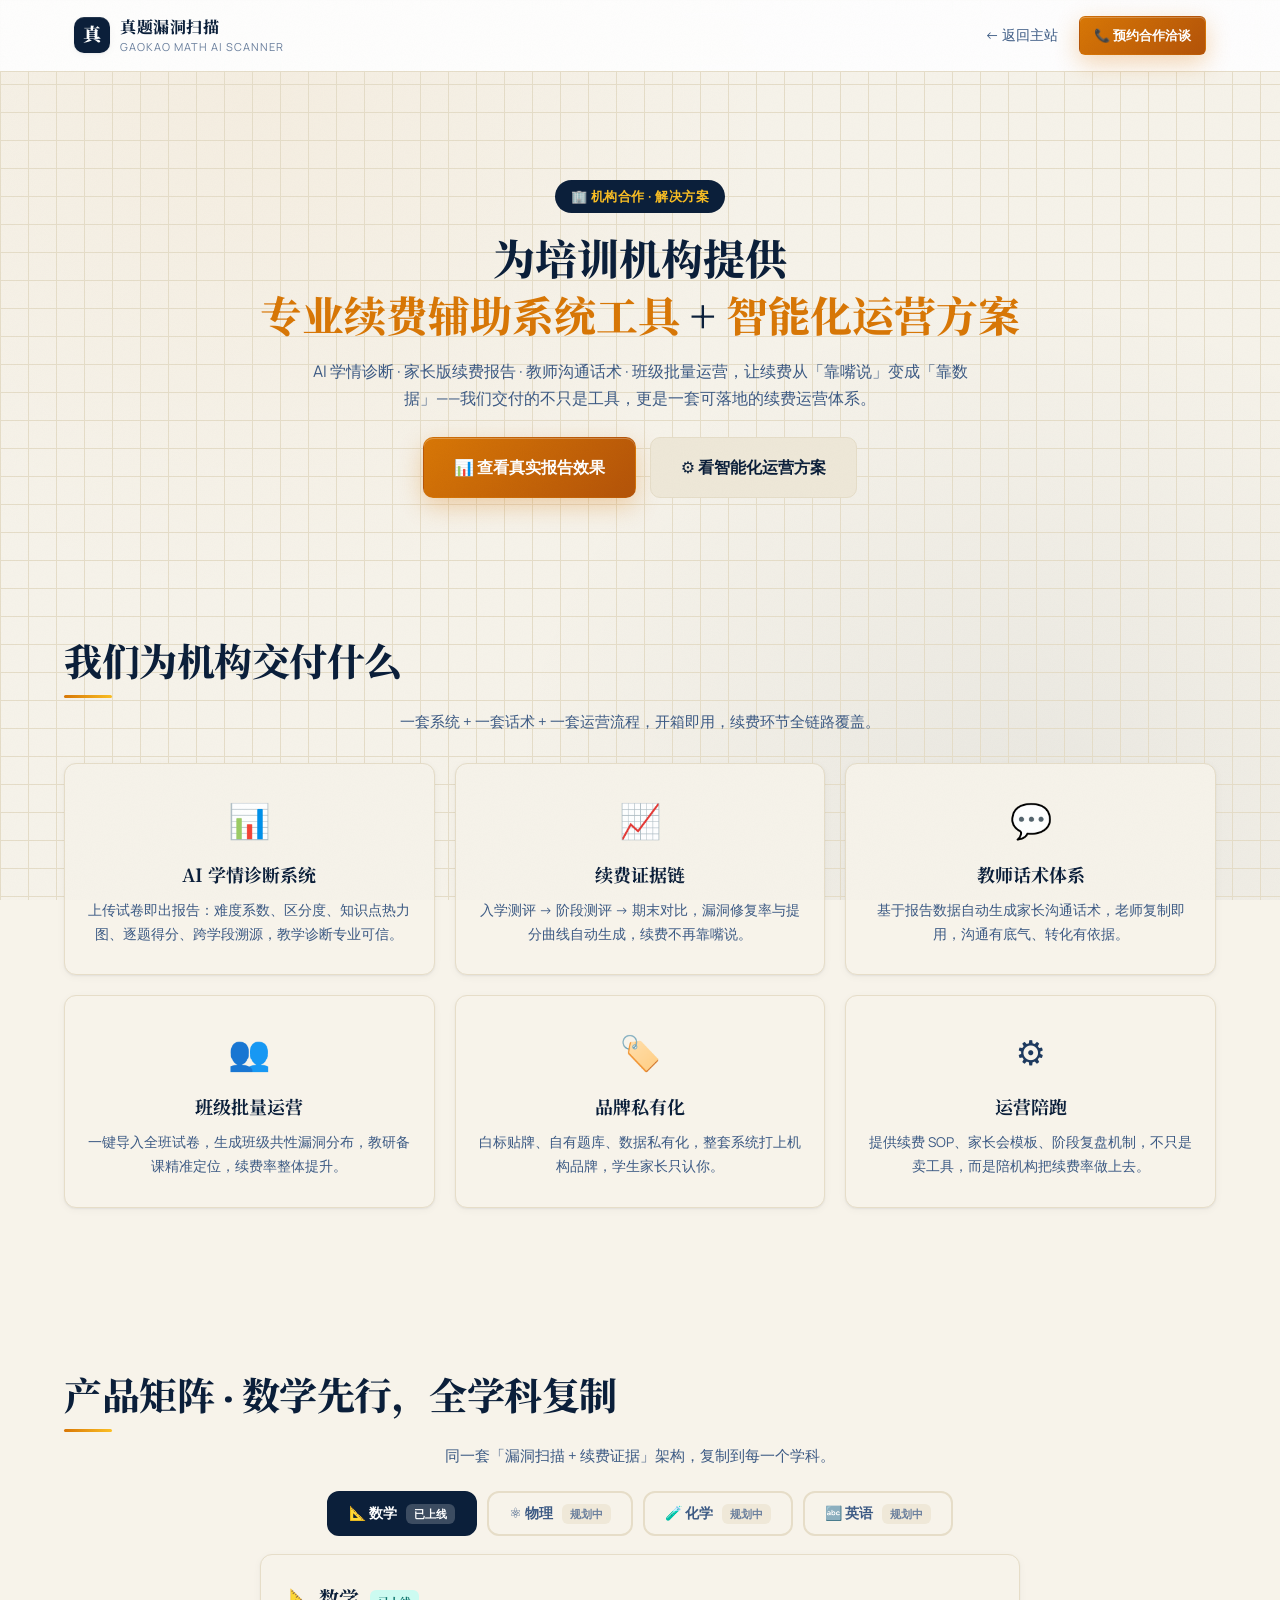
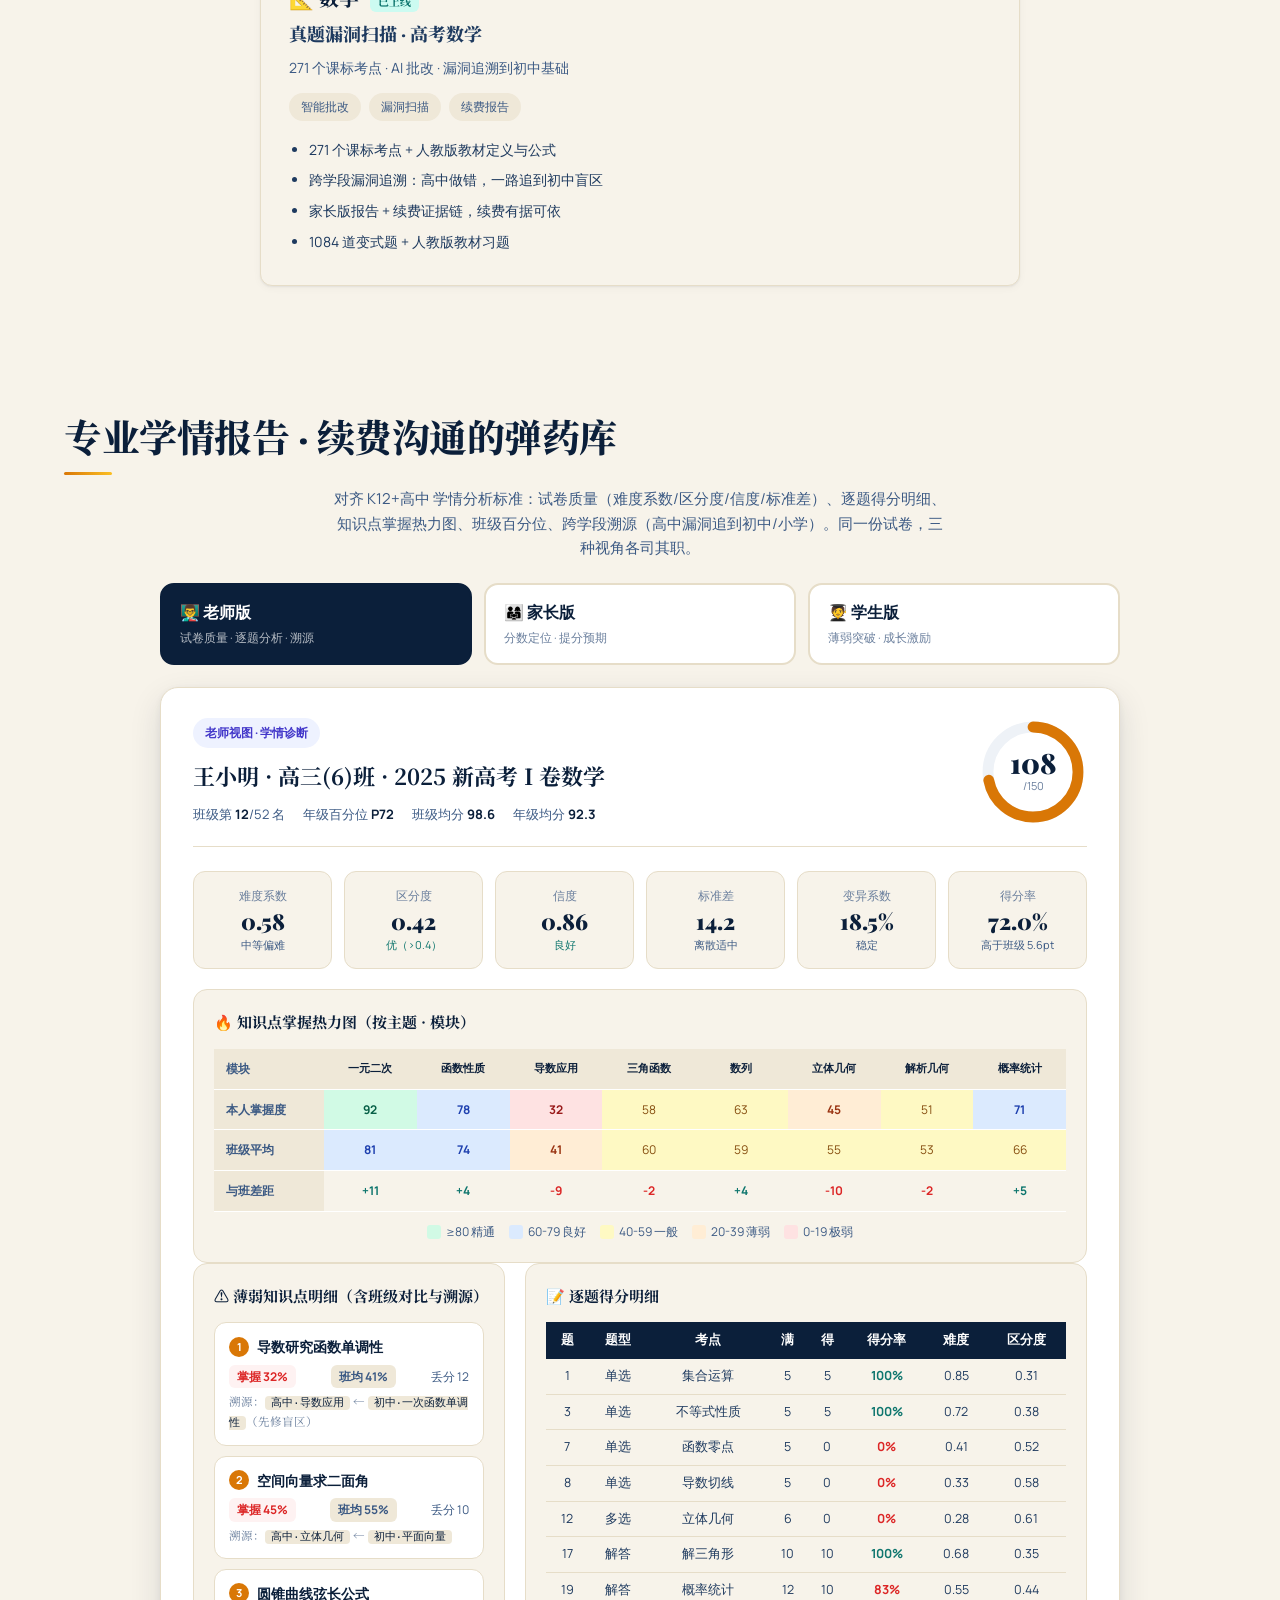
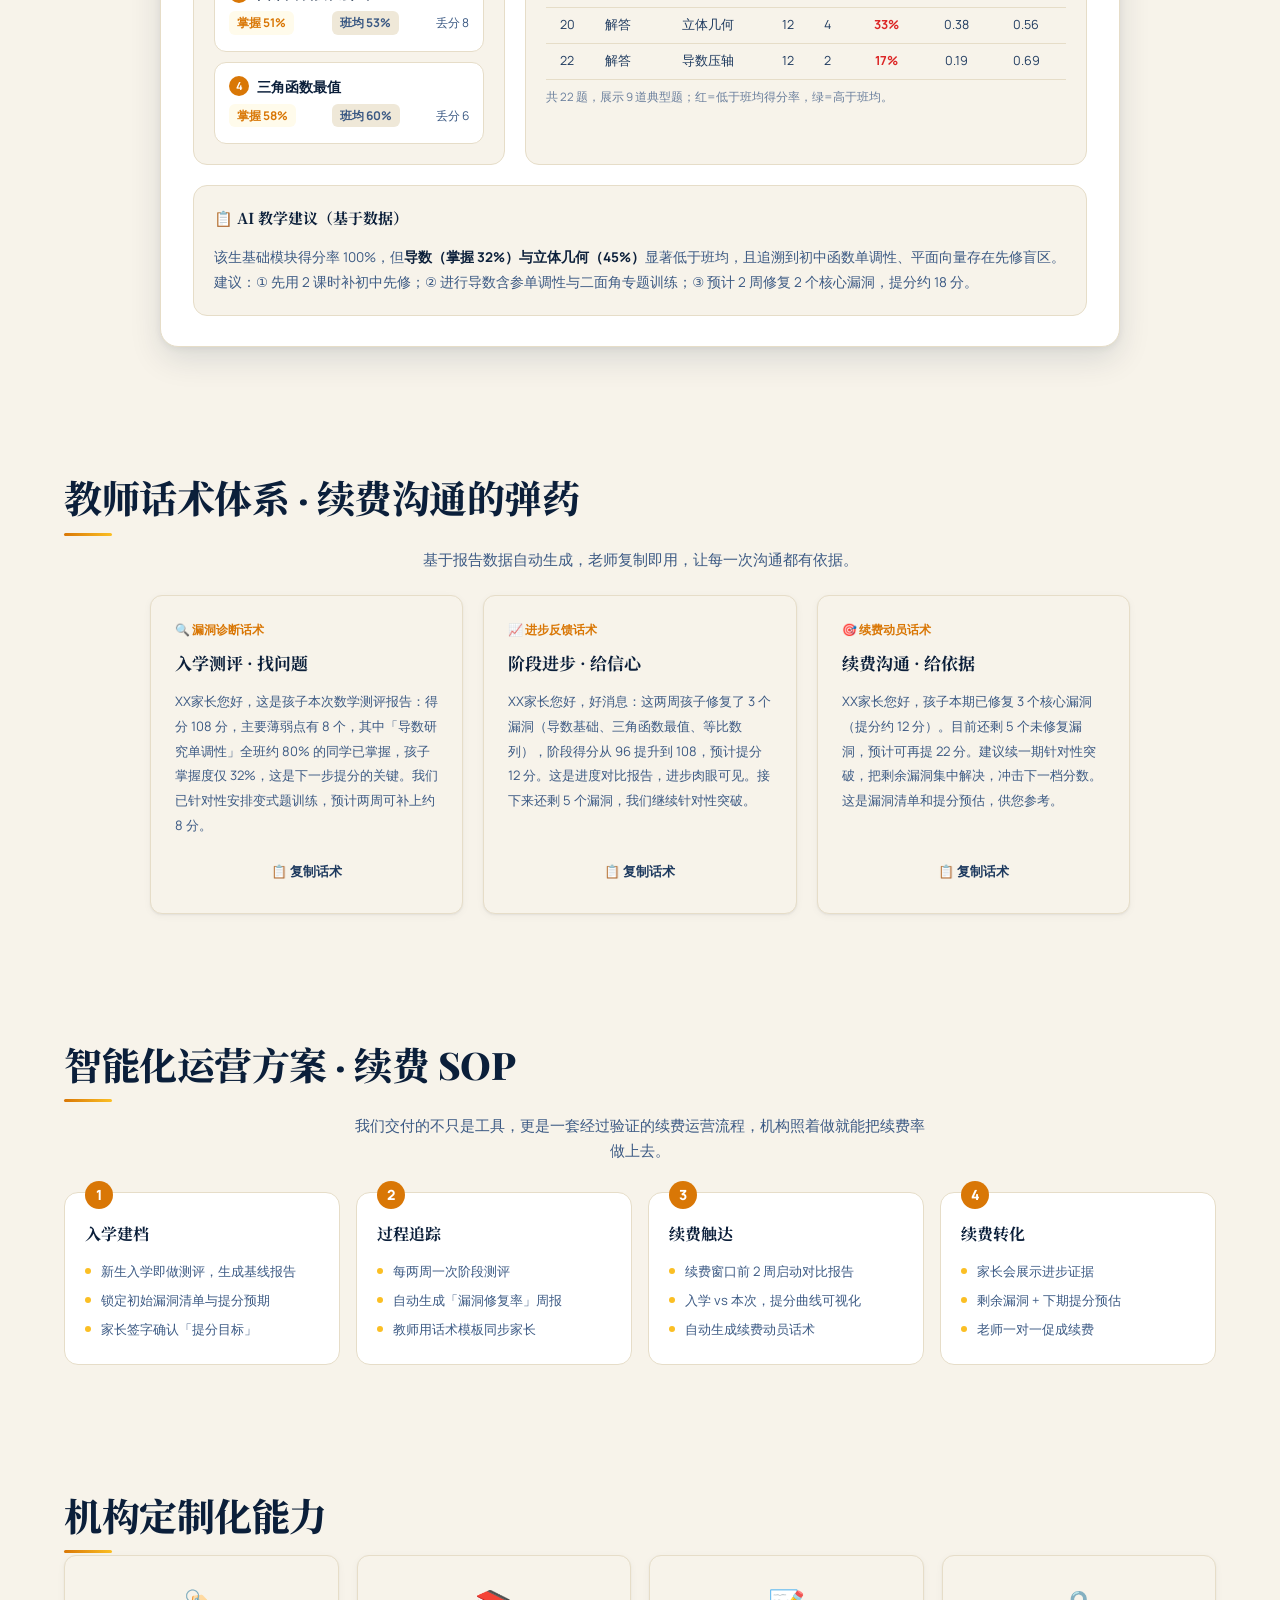
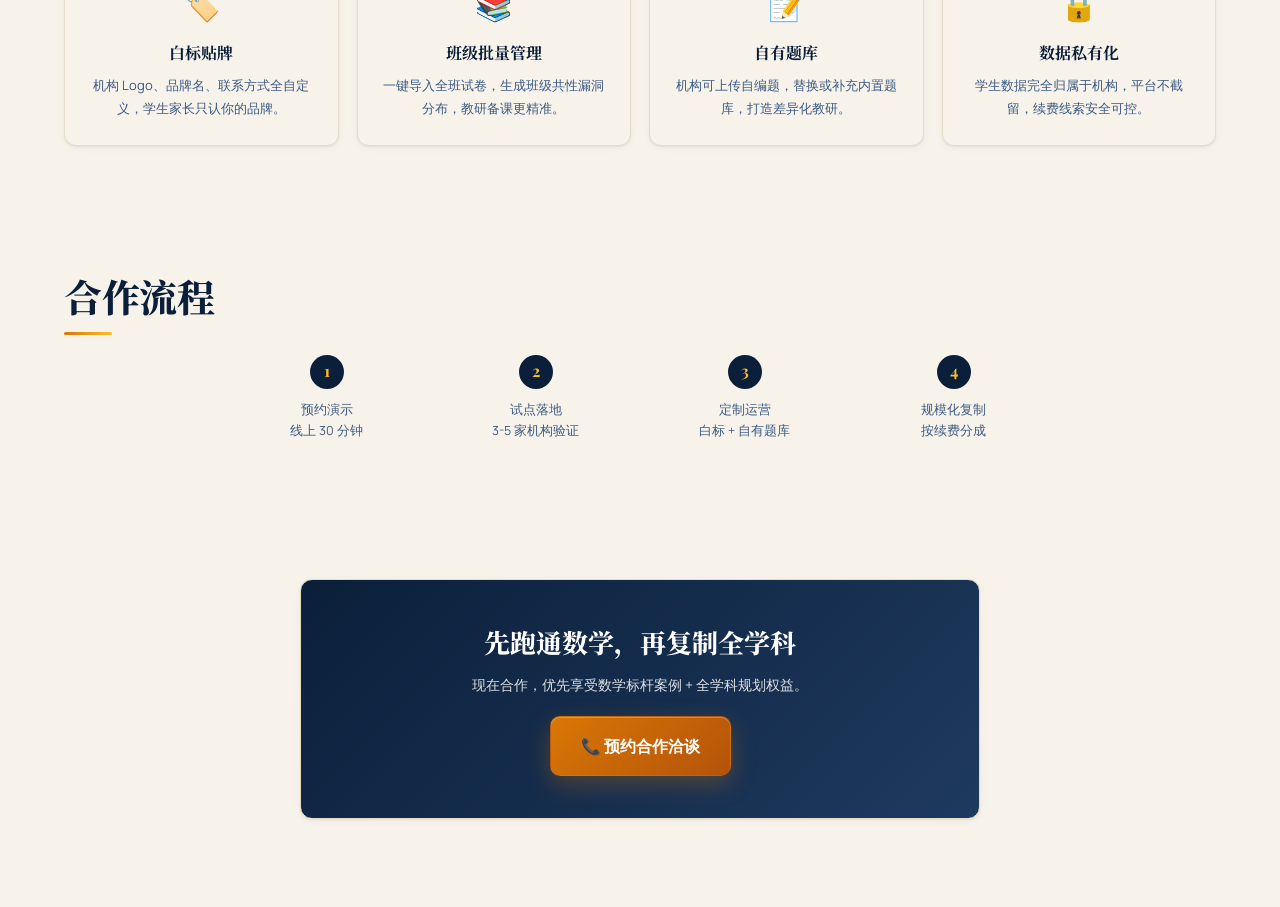
<file: biz.html>
<!DOCTYPE html>
<html lang="zh-CN">
<head>
<meta charset="UTF-8">
<meta name="viewport" content="width=device-width, initial-scale=1.0">
<title>机构合作 · 高中数学续费辅助系统与智能化运营方案 | 真题漏洞扫描</title>
<meta name="description" content="为高中培训机构提供专业的高中数学续费辅助系统工具与智能化运营方案：AI 学情诊断、家长版续费报告、教师沟通话术、班级批量运营。">
<link rel="stylesheet" href="assets/styles.css">
<style>
/* 独立页顶部导航 */
.biz-topnav{position:sticky;top:0;z-index:50;background:rgba(255,255,255,.92);backdrop-filter:blur(10px);border-bottom:1px solid var(--paper-line)}
.biz-topnav-inner{max-width:1180px;margin:0 auto;display:flex;align-items:center;justify-content:space-between;padding:14px 24px}
.biz-topnav .brand{display:flex;align-items:center;gap:10px;text-decoration:none}
.biz-topnav .brand-logo{width:36px;height:36px;border-radius:10px;background:var(--ink-deep);color:#fff;display:flex;align-items:center;justify-content:center;font-weight:900;font-size:18px}
.biz-topnav .brand-title{font-family:var(--font-display);font-weight:800;color:var(--ink-deep);font-size:16px}
.biz-topnav .brand-sub{font-size:11px;color:var(--ink-muted);letter-spacing:1px}
.biz-topnav .btn-link{color:var(--ink-soft);text-decoration:none;font-size:14px;margin-right:18px}
.biz-topnav .btn-link:hover{color:var(--accent)}

/* 运营方案 SOP */
.biz-sop{display:grid;grid-template-columns:repeat(4,1fr);gap:16px;margin-top:8px}
.biz-sop-step{background:#fff;border:1px solid var(--paper-line);border-radius:14px;padding:20px;position:relative;transition:all .2s}
.biz-sop-step:hover{transform:translateY(-3px);box-shadow:var(--shadow)}
.biz-sop-num{position:absolute;top:-12px;left:20px;width:28px;height:28px;border-radius:50%;background:var(--accent);color:#fff;font-weight:800;display:flex;align-items:center;justify-content:center;font-size:14px}
.biz-sop-step h4{font-family:var(--font-serif);font-size:16px;color:var(--ink-deep);margin:8px 0 10px}
.biz-sop-step ul{list-style:none;padding:0;margin:0}
.biz-sop-step li{font-size:13px;color:var(--ink-soft);padding:4px 0;padding-left:16px;position:relative;line-height:1.6}
.biz-sop-step li::before{content:"";position:absolute;left:0;top:11px;width:6px;height:6px;border-radius:50%;background:var(--accent-soft)}
</style>
</head>
<body>

<!-- 顶部导航 -->
<nav class="biz-topnav">
  <div class="biz-topnav-inner">
    <a href="index.html" class="brand">
      <div class="brand-logo">真</div>
      <div>
        <div class="brand-title">真题漏洞扫描</div>
        <div class="brand-sub">GAOKAO MATH AI SCANNER</div>
      </div>
    </a>
    <div>
      <a href="index.html" class="btn-link">← 返回主站</a>
      <a class="btn btn-primary btn-sm" href="#contact">📞 预约合作洽谈</a>
    </div>
  </div>
</nav>

<main>

<!-- ============ Hero ============ -->
<section class="biz-hero">
  <div class="container" style="padding-top:64px;padding-bottom:40px">
    <div class="biz-badge">🏢 机构合作 · 解决方案</div>
    <h1 style="font-family:var(--font-serif);font-size:clamp(28px,4vw,42px);font-weight:800;color:var(--ink-deep);max-width:820px;margin:16px auto 0;text-align:center;line-height:1.35">
      为培训机构提供<br>
      <em style="color:var(--accent);font-style:normal">专业续费辅助系统工具</em> + <em style="color:var(--accent);font-style:normal">智能化运营方案</em>
    </h1>
    <p class="section-sub" style="max-width:660px;margin:16px auto 0;text-align:center;font-size:16px">
      AI 学情诊断 · 家长版续费报告 · 教师沟通话术 · 班级批量运营，让续费从「靠嘴说」变成「靠数据」——我们交付的不只是工具，更是一套可落地的续费运营体系。
    </p>
    <div class="biz-hero-cta">
      <a class="btn btn-primary btn-lg" href="#report">📊 查看真实报告效果</a>
      <a class="btn btn-ghost btn-lg" href="#sop">⚙️ 看智能化运营方案</a>
    </div>
  </div>
</section>

<!-- ============ 我们提供什么 ============ -->
<section>
  <div class="container">
    <h2 class="section-title" style="text-align:center;margin-top:24px">我们为机构交付什么</h2>
    <p class="section-sub" style="text-align:center;max-width:560px;margin:10px auto 28px">一套系统 + 一套话术 + 一套运营流程，开箱即用，续费环节全链路覆盖。</p>
    <div class="biz-values">
      <div class="biz-value card">
        <div class="bv-icon">📊</div>
        <div class="bv-title">AI 学情诊断系统</div>
        <div class="bv-desc">上传试卷即出报告：难度系数、区分度、知识点热力图、逐题得分、跨学段溯源，教学诊断专业可信。</div>
      </div>
      <div class="biz-value card">
        <div class="bv-icon">📈</div>
        <div class="bv-title">续费证据链</div>
        <div class="bv-desc">入学测评 → 阶段测评 → 期末对比，漏洞修复率与提分曲线自动生成，续费不再靠嘴说。</div>
      </div>
      <div class="biz-value card">
        <div class="bv-icon">💬</div>
        <div class="bv-title">教师话术体系</div>
        <div class="bv-desc">基于报告数据自动生成家长沟通话术，老师复制即用，沟通有底气、转化有依据。</div>
      </div>
      <div class="biz-value card">
        <div class="bv-icon">👥</div>
        <div class="bv-title">班级批量运营</div>
        <div class="bv-desc">一键导入全班试卷，生成班级共性漏洞分布，教研备课精准定位，续费率整体提升。</div>
      </div>
      <div class="biz-value card">
        <div class="bv-icon">🏷️</div>
        <div class="bv-title">品牌私有化</div>
        <div class="bv-desc">白标贴牌、自有题库、数据私有化，整套系统打上机构品牌，学生家长只认你。</div>
      </div>
      <div class="biz-value card">
        <div class="bv-icon">⚙️</div>
        <div class="bv-title">运营陪跑</div>
        <div class="bv-desc">提供续费 SOP、家长会模板、阶段复盘机制，不只是卖工具，而是陪机构把续费率做上去。</div>
      </div>
    </div>
  </div>
</section>

<!-- ============ 产品矩阵 ============ -->
<section>
  <div class="container">
    <h2 class="section-title" style="text-align:center;margin-top:48px">产品矩阵 · 数学先行，全学科复制</h2>
    <p class="section-sub" style="text-align:center;max-width:520px;margin:10px auto 22px">同一套「漏洞扫描 + 续费证据」架构，复制到每一个学科。</p>
    <div class="biz-subject-tabs" id="bizSubjectTabs">
      <button class="biz-subject-tab active" data-subject="math">📐 数学 <span class="biz-live">已上线</span></button>
      <button class="biz-subject-tab" data-subject="phys">⚛️ 物理 <span class="biz-plan">规划中</span></button>
      <button class="biz-subject-tab" data-subject="chem">🧪 化学 <span class="biz-plan">规划中</span></button>
      <button class="biz-subject-tab" data-subject="eng">🔤 英语 <span class="biz-plan">规划中</span></button>
    </div>
    <div class="biz-subject-panel card" id="bizSubjectPanel"></div>
  </div>
</section>

<!-- ============ 专业学情报告（卖点核心） ============ -->
<section id="report">
  <div class="container">
    <h2 class="section-title" style="text-align:center;margin-top:56px">专业学情报告 · 续费沟通的弹药库</h2>
    <p class="section-sub" style="text-align:center;max-width:620px;margin:10px auto 22px">对齐 K12+高中 学情分析标准：试卷质量（难度系数/区分度/信度/标准差）、逐题得分明细、知识点掌握热力图、班级百分位、跨学段溯源（高中漏洞追到初中/小学）。同一份试卷，三种视角各司其职。</p>

    <div class="biz-roles">
      <div class="biz-role-tabs" id="bizRoleTabs">
        <button class="biz-role-tab active" data-role="teacher"><b>👨‍🏫 老师版</b><span>试卷质量 · 逐题分析 · 溯源</span></button>
        <button class="biz-role-tab" data-role="parent"><b>👨‍👩‍👧 家长版</b><span>分数定位 · 提分预期</span></button>
        <button class="biz-role-tab" data-role="student"><b>🧑‍🎓 学生版</b><span>薄弱突破 · 成长激励</span></button>
      </div>

      <!-- 老师版 -->
      <div class="biz-role-panel active" data-role="teacher">
        <div class="rr-head">
          <div class="rr-title">
            <div class="rr-tag rr-tag-teacher">老师视图 · 学情诊断</div>
            <h3>王小明 · 高三(6)班 · 2025 新高考 I 卷数学</h3>
            <div class="rr-meta-line">
              <span>班级第 <b>12</b>/52 名</span>
              <span>年级百分位 <b>P72</b></span>
              <span>班级均分 <b>98.6</b></span>
              <span>年级均分 <b>92.3</b></span>
            </div>
          </div>
          <div class="rr-score-ring">
            <svg viewBox="0 0 120 120" width="108" height="108">
              <circle cx="60" cy="60" r="50" fill="none" stroke="#eef2f7" stroke-width="12"/>
              <circle cx="60" cy="60" r="50" fill="none" stroke="#d97706" stroke-width="12" stroke-linecap="round" stroke-dasharray="314" stroke-dashoffset="88" transform="rotate(-90 60 60)"/>
            </svg>
            <div class="rr-score-text"><b>108</b><i>/150</i></div>
          </div>
        </div>

        <div class="rr-quality">
          <div class="rq-item"><div class="rq-label">难度系数</div><div class="rq-val">0.58</div><div class="rq-tip">中等偏难</div></div>
          <div class="rq-item"><div class="rq-label">区分度</div><div class="rq-val">0.42</div><div class="rq-tip rq-ok">优（>0.4）</div></div>
          <div class="rq-item"><div class="rq-label">信度</div><div class="rq-val">0.86</div><div class="rq-tip rq-ok">良好</div></div>
          <div class="rq-item"><div class="rq-label">标准差</div><div class="rq-val">14.2</div><div class="rq-tip">离散适中</div></div>
          <div class="rq-item"><div class="rq-label">变异系数</div><div class="rq-val">18.5%</div><div class="rq-tip">稳定</div></div>
          <div class="rq-item"><div class="rq-label">得分率</div><div class="rq-val">72.0%</div><div class="rq-tip">高于班级 5.6pt</div></div>
        </div>

        <div class="rr-card">
          <div class="rr-card-title">🔥 知识点掌握热力图（按主题 · 模块）</div>
          <div class="rr-heatmap">
            <div class="rh-row rh-head">
              <div class="rh-module">模块</div>
              <div class="rh-cell">一元二次</div><div class="rh-cell">函数性质</div><div class="rh-cell">导数应用</div>
              <div class="rh-cell">三角函数</div><div class="rh-cell">数列</div><div class="rh-cell">立体几何</div>
              <div class="rh-cell">解析几何</div><div class="rh-cell">概率统计</div>
            </div>
            <div class="rh-row">
              <div class="rh-module">本人掌握度</div>
              <div class="rh-cell l5">92</div><div class="rh-cell l4">78</div><div class="rh-cell l1">32</div>
              <div class="rh-cell l3">58</div><div class="rh-cell l3">63</div><div class="rh-cell l2">45</div>
              <div class="rh-cell l3">51</div><div class="rh-cell l4">71</div>
            </div>
            <div class="rh-row">
              <div class="rh-module">班级平均</div>
              <div class="rh-cell l4">81</div><div class="rh-cell l4">74</div><div class="rh-cell l2">41</div>
              <div class="rh-cell l3">60</div><div class="rh-cell l3">59</div><div class="rh-cell l3">55</div>
              <div class="rh-cell l3">53</div><div class="rh-cell l3">66</div>
            </div>
            <div class="rh-row">
              <div class="rh-module">与班差距</div>
              <div class="rh-cell up">+11</div><div class="rh-cell up">+4</div><div class="rh-cell down">-9</div>
              <div class="rh-cell down">-2</div><div class="rh-cell up">+4</div><div class="rh-cell down">-10</div>
              <div class="rh-cell down">-2</div><div class="rh-cell up">+5</div>
            </div>
          </div>
          <div class="rh-legend">
            <span><i class="l5"></i>≥80 精通</span><span><i class="l4"></i>60-79 良好</span>
            <span><i class="l3"></i>40-59 一般</span><span><i class="l2"></i>20-39 薄弱</span><span><i class="l1"></i>0-19 极弱</span>
          </div>
        </div>

        <div class="rr-grid">
          <div class="rr-card">
            <div class="rr-card-title">⚠️ 薄弱知识点明细（含班级对比与溯源）</div>
            <ul class="rr-vuln-list">
              <li>
                <div class="rv-name"><b>1</b> 导数研究函数单调性</div>
                <div class="rv-meta"><em class="bad">掌握 32%</em> <em class="rv-cls">班均 41%</em> 丢分 12</div>
                <div class="rv-trace">溯源：<code>高中·导数应用</code> ← <code>初中·一次函数单调性</code>（先修盲区）</div>
              </li>
              <li>
                <div class="rv-name"><b>2</b> 空间向量求二面角</div>
                <div class="rv-meta"><em class="bad">掌握 45%</em> <em class="rv-cls">班均 55%</em> 丢分 10</div>
                <div class="rv-trace">溯源：<code>高中·立体几何</code> ← <code>初中·平面向量</code></div>
              </li>
              <li>
                <div class="rv-name"><b>3</b> 圆锥曲线弦长公式</div>
                <div class="rv-meta"><em class="mid">掌握 51%</em> <em class="rv-cls">班均 53%</em> 丢分 8</div>
              </li>
              <li>
                <div class="rv-name"><b>4</b> 三角函数最值</div>
                <div class="rv-meta"><em class="mid">掌握 58%</em> <em class="rv-cls">班均 60%</em> 丢分 6</div>
              </li>
            </ul>
          </div>

          <div class="rr-card">
            <div class="rr-card-title">📝 逐题得分明细</div>
            <div class="rr-table-wrap">
              <table class="rr-table">
                <thead><tr><th>题</th><th>题型</th><th>考点</th><th>满</th><th>得</th><th>得分率</th><th>难度</th><th>区分度</th></tr></thead>
                <tbody>
                  <tr><td>1</td><td>单选</td><td>集合运算</td><td>5</td><td>5</td><td class="t-ok">100%</td><td>0.85</td><td>0.31</td></tr>
                  <tr><td>3</td><td>单选</td><td>不等式性质</td><td>5</td><td>5</td><td class="t-ok">100%</td><td>0.72</td><td>0.38</td></tr>
                  <tr><td>7</td><td>单选</td><td>函数零点</td><td>5</td><td>0</td><td class="t-bad">0%</td><td>0.41</td><td>0.52</td></tr>
                  <tr><td>8</td><td>单选</td><td>导数切线</td><td>5</td><td>0</td><td class="t-bad">0%</td><td>0.33</td><td>0.58</td></tr>
                  <tr><td>12</td><td>多选</td><td>立体几何</td><td>6</td><td>0</td><td class="t-bad">0%</td><td>0.28</td><td>0.61</td></tr>
                  <tr><td>17</td><td>解答</td><td>解三角形</td><td>10</td><td>10</td><td class="t-ok">100%</td><td>0.68</td><td>0.35</td></tr>
                  <tr><td>19</td><td>解答</td><td>概率统计</td><td>12</td><td>10</td><td class="t-mid">83%</td><td>0.55</td><td>0.44</td></tr>
                  <tr><td>20</td><td>解答</td><td>立体几何</td><td>12</td><td>4</td><td class="t-bad">33%</td><td>0.38</td><td>0.56</td></tr>
                  <tr><td>22</td><td>解答</td><td>导数压轴</td><td>12</td><td>2</td><td class="t-bad">17%</td><td>0.19</td><td>0.69</td></tr>
                </tbody>
              </table>
            </div>
            <div class="rr-table-note">共 22 题，展示 9 道典型题；红=低于班均得分率，绿=高于班均。</div>
          </div>
        </div>

        <div class="rr-card rr-teach-suggest">
          <div class="rr-card-title">📋 AI 教学建议（基于数据）</div>
          <p>该生基础模块得分率 100%，但<b>导数（掌握 32%）与立体几何（45%）</b>显著低于班均，且追溯到初中函数单调性、平面向量存在先修盲区。建议：① 先用 2 课时补初中先修；② 进行导数含参单调性与二面角专题训练；③ 预计 2 周修复 2 个核心漏洞，提分约 18 分。</p>
        </div>
      </div>

      <!-- 家长版 -->
      <div class="biz-role-panel" data-role="parent">
        <div class="rr-head">
          <div class="rr-title">
            <div class="rr-tag rr-tag-parent">家长视图 · 孩子学得怎么样</div>
            <h3>王小明 · 数学测评报告</h3>
            <p class="rr-parent-conclusion">孩子数学处于<b class="text-accent">中上水平</b>（班级前 23%），基础扎实，主要卡在<b>导数和立体几何</b>两道压轴大题。针对性补一补，还能再上一个台阶。</p>
          </div>
        </div>

        <div class="rr-parent-stats">
          <div class="rps-item"><div class="rps-num">108<span>分</span></div><div class="rps-label">本次得分 / 150</div><div class="rps-bar"><i style="width:72%"></i></div></div>
          <div class="rps-item rps-gain"><div class="rps-num">+22<span>分</span></div><div class="rps-label">预计可提分</div><div class="rps-bar rps-bar-green"><i style="width:55%"></i></div></div>
          <div class="rps-item"><div class="rps-num">8<span>个</span></div><div class="rps-label">核心漏洞</div><div class="rps-bar"><i style="width:30%"></i></div></div>
        </div>

        <div class="rr-card">
          <div class="rr-card-title">📊 孩子在班里的位置</div>
          <div class="rr-dist">
            <svg viewBox="0 0 520 120" class="rr-dist-svg">
              <rect x="30" y="70" width="40" height="40" fill="#eef2f7" rx="3"/>
              <rect x="78" y="55" width="40" height="55" fill="#eef2f7" rx="3"/>
              <rect x="126" y="35" width="40" height="75" fill="#eef2f7" rx="3"/>
              <rect x="174" y="20" width="40" height="90" fill="#d97706" rx="3"/>
              <rect x="222" y="30" width="40" height="80" fill="#eef2f7" rx="3"/>
              <rect x="270" y="45" width="40" height="65" fill="#eef2f7" rx="3"/>
              <rect x="318" y="60" width="40" height="50" fill="#eef2f7" rx="3"/>
              <rect x="366" y="75" width="40" height="35" fill="#eef2f7" rx="3"/>
              <rect x="414" y="88" width="40" height="22" fill="#eef2f7" rx="3"/>
              <text x="50" y="118" text-anchor="middle" font-size="10" fill="#6a7f9d">60-</text>
              <text x="98" y="118" text-anchor="middle" font-size="10" fill="#6a7f9d">70-</text>
              <text x="146" y="118" text-anchor="middle" font-size="10" fill="#6a7f9d">80-</text>
              <text x="194" y="118" text-anchor="middle" font-size="10" fill="#6a7f9d">90-</text>
              <text x="242" y="118" text-anchor="middle" font-size="10" fill="#6a7f9d">100-</text>
              <text x="290" y="118" text-anchor="middle" font-size="10" fill="#6a7f9d">110-</text>
              <text x="338" y="118" text-anchor="middle" font-size="10" fill="#6a7f9d">120-</text>
              <text x="386" y="118" text-anchor="middle" font-size="10" fill="#6a7f9d">130-</text>
              <text x="434" y="118" text-anchor="middle" font-size="10" fill="#6a7f9d">140+</text>
              <line x1="194" y1="10" x2="194" y2="18" stroke="#dc2626" stroke-width="2"/>
              <polygon points="188,18 200,18 194,24" fill="#dc2626"/>
              <text x="194" y="6" text-anchor="middle" font-size="11" fill="#dc2626" font-weight="700">你 108</text>
            </svg>
            <div class="rr-dist-note">班级 52 人，孩子排第 12 名，处于班级前 23%，高于班级均分 9.4 分。</div>
          </div>
        </div>

        <div class="rr-card">
          <div class="rr-card-title">📈 进步曲线 · 续费证据</div>
          <svg viewBox="0 0 520 160" class="rr-curve">
            <line x1="40" y1="10" x2="40" y2="130" stroke="#e5e9f0"/>
            <line x1="40" y1="130" x2="510" y2="130" stroke="#e5e9f0"/>
            <line x1="40" y1="70" x2="510" y2="70" stroke="#eef2f7" stroke-dasharray="4 4"/>
            <polyline points="70,95 160,82 250,70 340,48 430,30" fill="none" stroke="#d97706" stroke-width="3" stroke-linecap="round" stroke-linejoin="round"/>
            <circle cx="70" cy="95" r="5" fill="#fff" stroke="#d97706" stroke-width="2.5"/>
            <circle cx="160" cy="82" r="5" fill="#fff" stroke="#d97706" stroke-width="2.5"/>
            <circle cx="250" cy="70" r="5" fill="#fff" stroke="#d97706" stroke-width="2.5"/>
            <circle cx="340" cy="48" r="5" fill="#fff" stroke="#d97706" stroke-width="2.5"/>
            <circle cx="430" cy="30" r="6" fill="#d97706"/>
            <text x="70" y="118" text-anchor="middle" font-size="11" fill="#6a7f9d">入学 90</text>
            <text x="160" y="118" text-anchor="middle" font-size="11" fill="#6a7f9d">第1周 96</text>
            <text x="250" y="118" text-anchor="middle" font-size="11" fill="#6a7f9d">第2周 102</text>
            <text x="340" y="118" text-anchor="middle" font-size="11" fill="#6a7f9d">第3周 108</text>
            <text x="430" y="118" text-anchor="middle" font-size="11" fill="#6a7f9d">第4周</text>
            <text x="430" y="20" text-anchor="middle" font-size="13" fill="#d97706" font-weight="700">预计 130</text>
          </svg>
          <div class="rr-curve-note">入学 90 分 → 本次 108 分，4 周提分 18 分；已修复 3 个漏洞，剩余 5 个，预计再提 22 分可达 130。</div>
        </div>

        <div class="rr-speech-box">
          <div class="rr-speech-label">💬 老师给家长的话（基于报告自动生成）</div>
          <p>"XX家长您好，孩子本次数学 108 分，班级第 12 名（前 23%），基础扎实。主要薄弱点是导数和立体几何，我们已经安排了针对性训练，4 周已提 18 分。按这个进度，再补一期有望冲到 130 分。"</p>
        </div>
      </div>

      <!-- 学生版 -->
      <div class="biz-role-panel" data-role="student">
        <div class="rr-head">
          <div class="rr-title">
            <div class="rr-tag rr-tag-student">学生视图 · 我的提分任务</div>
            <h3>嗨，王小明 👋 这份卷子你拿了 108 分</h3>
            <p class="rr-student-conclusion">基础很棒！还有 <b class="text-accent">8 个小漏洞</b>等你修复，堵完它们你就能上 <b class="text-accent">130 分</b>。</p>
          </div>
          <div class="rr-badge-big">🎯 当前段位：<b>钻石 II</b></div>
        </div>

        <div class="rr-student-mission">
          <div class="rr-card-title" style="margin-bottom:14px">🔥 今日待修复漏洞（闯关任务）</div>
          <div class="rr-mission-list">
            <div class="rr-mission">
              <div class="rm-rank">Lv.1</div>
              <div class="rm-body"><div class="rm-name">导数研究函数单调性</div><div class="rm-bar"><i style="width:32%"></i></div></div>
              <div class="rm-reward">修复 +12 分</div>
              <button class="btn btn-primary btn-sm">去刷题</button>
            </div>
            <div class="rr-mission">
              <div class="rm-rank">Lv.2</div>
              <div class="rm-body"><div class="rm-name">空间向量求二面角</div><div class="rm-bar"><i style="width:45%"></i></div></div>
              <div class="rm-reward">修复 +10 分</div>
              <button class="btn btn-primary btn-sm">去刷题</button>
            </div>
            <div class="rr-mission">
              <div class="rm-rank">Lv.3</div>
              <div class="rm-body"><div class="rm-name">圆锥曲线弦长公式</div><div class="rm-bar"><i style="width:51%"></i></div></div>
              <div class="rm-reward">修复 +8 分</div>
              <button class="btn btn-ghost btn-sm">稍后</button>
            </div>
          </div>
        </div>

        <div class="rr-card">
          <div class="rr-card-title">🏆 你的成长足迹</div>
          <div class="rr-student-progress">
            <div class="rsp-item"><b>3</b><i>已修复漏洞</i></div>
            <div class="rsp-item rsp-up"><b>+18</b><i>已提分</i></div>
            <div class="rsp-item"><b>12</b><i>连续打卡</i></div>
            <div class="rsp-item rsp-up"><b>8</b><i>待修复</i></div>
          </div>
          <div class="rr-encourage">💪 再坚持一下，下一个段位就是<b>钻石 I</b> 啦！</div>
        </div>
      </div>
    </div>
  </div>
</section>

<!-- ============ 教师话术体系 ============ -->
<section>
  <div class="container">
    <h2 class="section-title" style="text-align:center;margin-top:56px">教师话术体系 · 续费沟通的弹药</h2>
    <p class="section-sub" style="text-align:center;max-width:520px;margin:10px auto 22px">基于报告数据自动生成，老师复制即用，让每一次沟通都有依据。</p>
    <div class="biz-scripts" id="bizScripts"></div>
  </div>
</section>

<!-- ============ 智能化运营方案（续费 SOP） ============ -->
<section id="sop">
  <div class="container">
    <h2 class="section-title" style="text-align:center;margin-top:56px">智能化运营方案 · 续费 SOP</h2>
    <p class="section-sub" style="text-align:center;max-width:580px;margin:10px auto 28px">我们交付的不只是工具，更是一套经过验证的续费运营流程，机构照着做就能把续费率做上去。</p>
    <div class="biz-sop">
      <div class="biz-sop-step">
        <div class="biz-sop-num">1</div>
        <h4>入学建档</h4>
        <ul>
          <li>新生入学即做测评，生成基线报告</li>
          <li>锁定初始漏洞清单与提分预期</li>
          <li>家长签字确认「提分目标」</li>
        </ul>
      </div>
      <div class="biz-sop-step">
        <div class="biz-sop-num">2</div>
        <h4>过程追踪</h4>
        <ul>
          <li>每两周一次阶段测评</li>
          <li>自动生成「漏洞修复率」周报</li>
          <li>教师用话术模板同步家长</li>
        </ul>
      </div>
      <div class="biz-sop-step">
        <div class="biz-sop-num">3</div>
        <h4>续费触达</h4>
        <ul>
          <li>续费窗口前 2 周启动对比报告</li>
          <li>入学 vs 本次，提分曲线可视化</li>
          <li>自动生成续费动员话术</li>
        </ul>
      </div>
      <div class="biz-sop-step">
        <div class="biz-sop-num">4</div>
        <h4>续费转化</h4>
        <ul>
          <li>家长会展示进步证据</li>
          <li>剩余漏洞 + 下期提分预估</li>
          <li>老师一对一促成续费</li>
        </ul>
      </div>
    </div>
  </div>
</section>

<!-- ============ 机构定制化能力 ============ -->
<section>
  <div class="container">
    <h2 class="section-title" style="text-align:center;margin-top:56px">机构定制化能力</h2>
    <div class="biz-features">
      <div class="biz-feature card"><div class="bf-icon">🏷️</div><b>白标贴牌</b><p>机构 Logo、品牌名、联系方式全自定义，学生家长只认你的品牌。</p></div>
      <div class="biz-feature card"><div class="bf-icon">📚</div><b>班级批量管理</b><p>一键导入全班试卷，生成班级共性漏洞分布，教研备课更精准。</p></div>
      <div class="biz-feature card"><div class="bf-icon">📝</div><b>自有题库</b><p>机构可上传自编题，替换或补充内置题库，打造差异化教研。</p></div>
      <div class="biz-feature card"><div class="bf-icon">🔒</div><b>数据私有化</b><p>学生数据完全归属于机构，平台不截留，续费线索安全可控。</p></div>
    </div>
  </div>
</section>

<!-- ============ 合作流程 ============ -->
<section>
  <div class="container">
    <h2 class="section-title" style="text-align:center;margin-top:56px">合作流程</h2>
    <div class="biz-flow">
      <div class="biz-step"><b>1</b><p>预约演示<br>线上 30 分钟</p></div>
      <div class="biz-step"><b>2</b><p>试点落地<br>3-5 家机构验证</p></div>
      <div class="biz-step"><b>3</b><p>定制运营<br>白标 + 自有题库</p></div>
      <div class="biz-step"><b>4</b><p>规模化复制<br>按续费分成</p></div>
    </div>
  </div>
</section>

<!-- ============ CTA ============ -->
<section id="contact">
  <div class="container">
    <div class="biz-cta card" style="text-align:center;margin:56px auto;max-width:680px">
      <h3>先跑通数学，再复制全学科</h3>
      <p>现在合作，优先享受数学标杆案例 + 全学科规划权益。</p>
      <a class="btn btn-primary btn-lg">📞 预约合作洽谈</a>
    </div>
  </div>
</section>

</main>

<script>
// 学科矩阵数据
const BIZ_SUBJECTS = {
  math: { icon:'📐', name:'数学', status:'已上线', title:'真题漏洞扫描 · 高考数学', desc:'271 个课标考点 · AI 批改 · 漏洞追溯到初中基础', tags:['智能批改','漏洞扫描','续费报告'], points:['271 个课标考点 + 人教版教材定义与公式','跨学段漏洞追溯：高中做错，一路追到初中盲区','家长版报告 + 续费证据链，续费有据可依','1084 道变式题 + 人教版教材习题'] },
  phys: { icon:'⚛️', name:'物理', status:'规划中', title:'物理漏洞扫描 · 同款架构', desc:'力学 / 电磁学专题漏洞定位 · 实验题错误溯源', tags:['物理建模','图像题','实验溯源'], points:['力学、电磁学、热学三大模块考点','图像题 / 实验题的错误模式定位','与数学同款家长版报告与续费证据链'] },
  chem: { icon:'🧪', name:'化学', status:'规划中', title:'化学错因诊断 · 同款架构', desc:'化学方程式 / 有机推断 / 实验探究', tags:['方程式','有机推断','实验探究'], points:['化学方程式书写与化学计算错因定位','有机推断的断键 / 成键逻辑溯源','与数学同款续费证据链'] },
  eng: { icon:'🔤', name:'英语', status:'规划中', title:'英语题型漏洞定位 · 同款架构', desc:'语法填空 / 阅读理解 / 写作', tags:['语法','阅读','写作'], points:['语法填空考点分类与错误定位','阅读题型（主旨 / 细节 / 推断）弱项识别','与数学同款家长版报告'] },
};
const BIZ_SCRIPTS = [
  { icon:'🔍', tag:'漏洞诊断话术', title:'入学测评 · 找问题', text:'XX家长您好，这是孩子本次数学测评报告：得分 108 分，主要薄弱点有 8 个，其中「导数研究单调性」全班约 80% 的同学已掌握，孩子掌握度仅 32%，这是下一步提分的关键。我们已针对性安排变式题训练，预计两周可补上约 8 分。' },
  { icon:'📈', tag:'进步反馈话术', title:'阶段进步 · 给信心', text:'XX家长您好，好消息：这两周孩子修复了 3 个漏洞（导数基础、三角函数最值、等比数列），阶段得分从 96 提升到 108，预计提分 12 分。这是进度对比报告，进步肉眼可见。接下来还剩 5 个漏洞，我们继续针对性突破。' },
  { icon:'🎯', tag:'续费动员话术', title:'续费沟通 · 给依据', text:'XX家长您好，孩子本期已修复 3 个核心漏洞（提分约 12 分）。目前还剩 5 个未修复漏洞，预计可再提 22 分。建议续一期针对性突破，把剩余漏洞集中解决，冲击下一档分数。这是漏洞清单和提分预估，供您参考。' },
];

const $ = (s, c=document) => c.querySelector(s);
const $$ = (s, c=document) => [...c.querySelectorAll(s)];

// 学科 tab
(function(){
  const tabs = $$('#bizSubjectTabs .biz-subject-tab');
  const panel = $('#bizSubjectPanel');
  function renderSubject(key){
    const s = BIZ_SUBJECTS[key]; if(!s) return;
    tabs.forEach(t => t.classList.toggle('active', t.dataset.subject === key));
    panel.innerHTML = `
      <div class="biz-subject-head">
        <div class="biz-subject-name">${s.icon} ${s.name} <span class="${s.status==='已上线'?'biz-live':'biz-plan'}">${s.status}</span></div>
        <div class="biz-subject-title">${s.title}</div>
        <div class="biz-subject-desc">${s.desc}</div>
      </div>
      <div class="biz-subject-tags">${s.tags.map(t=>`<span>${t}</span>`).join('')}</div>
      <ul class="biz-subject-points">${s.points.map(p=>`<li>${p}</li>`).join('')}</ul>`;
  }
  tabs.forEach(t => t.onclick = () => renderSubject(t.dataset.subject));
  renderSubject('math');
})();

// 报告角色 tab
(function(){
  $$('#bizRoleTabs .biz-role-tab').forEach(t => {
    t.onclick = () => {
      $$('#bizRoleTabs .biz-role-tab').forEach(x => x.classList.toggle('active', x === t));
      $$('.biz-role-panel').forEach(p => p.classList.toggle('active', p.dataset.role === t.dataset.role));
    };
  });
})();

// 话术渲染 + 复制
(function(){
  const el = $('#bizScripts');
  el.innerHTML = BIZ_SCRIPTS.map((s,i)=>`
    <div class="biz-script card">
      <div class="biz-script-tag">${s.icon} ${s.tag}</div>
      <div class="biz-script-title">${s.title}</div>
      <div class="biz-script-text">${s.text}</div>
      <button class="btn btn-outline btn-sm biz-copy" data-script="${i}">📋 复制话术</button>
    </div>`).join('');
  el.querySelectorAll('.biz-copy').forEach(b => {
    b.onclick = () => {
      const s = BIZ_SCRIPTS[+b.dataset.script];
      navigator.clipboard?.writeText(s.text).then(()=>{ const o=b.textContent; b.textContent='✅ 已复制'; setTimeout(()=>b.textContent=o,1500); });
    };
  });
})();
</script>

</body>
</html>
</file>
<file: assets/styles.css>
/* ==========================================================================
   真题漏洞扫描 · 高考数学AI个性化提分系统
   美学方向：学术编辑风 + 未来科技感
   主色：深海蓝（学术信任）+ 琥珀橙（焦点行动）
   背景：浅米白（试卷纸质感）+ 细网格纹理 + 噪点叠层
   字体：标题用衬线字体（Playfair Display/思源宋体）+ 正文无衬线
   ========================================================================== */

/* ---------- 0. CSS变量 + 字体加载 ---------- */
@import url('https://fonts.googleapis.com/css2?family=Playfair+Display:wght@600;700;800;900&family=Noto+Serif+SC:wght@500;600;700;900&family=Manrope:wght@300;400;500;600;700;800&display=swap');

:root{
  /* 主色系 */
  --ink-deep:#0b1f3a;          /* 深海蓝（主文字/标题）*/
  --ink:#1e3a5f;               /* 次级深蓝 */
  --ink-soft:#3c5a84;          /* 柔和蓝（说明文字）*/
  --ink-muted:#6a7f9d;         /* 辅助灰蓝（次要信息）*/
  --accent:#d97706;            /* 琥珀橙（行动号召/焦点）*/
  --accent-soft:#fbbf24;       /* 暖金黄（次级强调）*/
  --accent-deep:#b45309;       /* 深琥珀（按钮按下）*/
  --ok:#0f766e;                /* 成功青绿 */
  --ok-soft:#ccfbf1;
  --warn:#dc2626;              /* 危险红 */
  --warn-soft:#fee2e2;

  /* 背景纸质感 */
  --paper:#f7f3ea;             /* 米白纸色（主背景）*/
  --paper-dark:#efe8d8;        /* 稍深纸色（卡片/区块背景）*/
  --paper-line:#e6ddc8;        /* 分隔线 */
  --rule:#d4c9a8;              /* 深一点的线 */

  /* 尺寸 & 圆角 & 阴影 */
  --radius-sm:6px;
  --radius:12px;
  --radius-lg:20px;
  --shadow-sm:0 1px 2px rgba(11,31,58,.06), 0 2px 8px rgba(11,31,58,.04);
  --shadow:0 4px 12px rgba(11,31,58,.08), 0 8px 24px rgba(11,31,58,.05);
  --shadow-lg:0 12px 32px rgba(11,31,58,.12), 0 2px 6px rgba(11,31,58,.06);

  /* 字体 */
  --font-display:"Playfair Display","Noto Serif SC","Source Han Serif SC",Georgia,serif;
  --font-serif:"Noto Serif SC","Source Han Serif SC","SimSun",serif;
  --font-body:"Manrope","PingFang SC","Microsoft YaHei",system-ui,-apple-system,sans-serif;

  /* 动效 */
  --ease:cubic-bezier(.4,.0,.2,1);
  --t:.35s;
}

/* ---------- 1. 重置 & 全局 ---------- */
*,*::before,*::after{box-sizing:border-box;margin:0;padding:0}
html{scroll-behavior:smooth;-webkit-text-size-adjust:100%}
body{
  font-family:var(--font-body);
  color:var(--ink);
  background-color:var(--paper);
  background-image:
    /* 细网格纹理 */
    linear-gradient(var(--paper-line) 1px, transparent 1px),
    linear-gradient(90deg, var(--paper-line) 1px, transparent 1px),
    /* 四角渐变暗角 */
    radial-gradient(circle at 20% 10%, rgba(217,119,6,.04), transparent 40%),
    radial-gradient(circle at 80% 90%, rgba(11,31,58,.05), transparent 40%);
  background-size:28px 28px, 28px 28px, 100% 100%, 100% 100%;
  background-attachment:fixed;
  line-height:1.65;
  min-height:100vh;
  overflow-x:hidden;
}
img{max-width:100%;display:block}
a{color:var(--accent);text-decoration:none;transition:color var(--t) var(--ease)}
a:hover{color:var(--accent-deep)}
button{font-family:inherit;cursor:pointer;border:none;background:none;color:inherit}
input,select,textarea{font-family:inherit;font-size:inherit;color:inherit}

/* 噪点叠层（纸质印刷感）*/
body::before{
  content:"";
  position:fixed;inset:0;
  background-image:url("data:image/svg+xml;utf8,<svg xmlns='http://www.w3.org/2000/svg' width='180' height='180'><filter id='n'><feTurbulence type='fractalNoise' baseFrequency='0.9' numOctaves='2' stitchTiles='stitch'/><feColorMatrix values='0 0 0 0 0.04  0 0 0 0 0.12  0 0 0 0 0.22  0 0 0 0.06 0'/></filter><rect width='100%' height='100%' filter='url(%23n)'/></svg>");
  opacity:.35;pointer-events:none;z-index:9999;mix-blend-mode:multiply;
}

/* ---------- 2. 顶部导航 ---------- */
.nav{
  position:sticky;top:0;z-index:100;
  backdrop-filter:blur(10px);
  background:rgba(247,243,234,.85);
  border-bottom:1px solid var(--paper-line);
}
.nav-inner{
  max-width:1200px;margin:0 auto;padding:14px 24px;
  display:flex;align-items:center;justify-content:space-between;gap:16px;
}
.brand{display:flex;align-items:center;gap:10px}
.brand-logo{
  width:38px;height:38px;border-radius:10px;
  background:linear-gradient(135deg,var(--ink-deep),var(--ink));
  display:grid;place-items:center;color:var(--accent-soft);
  font-family:var(--font-display);font-weight:800;font-size:18px;
  box-shadow:var(--shadow-sm),inset 0 1px 0 rgba(255,255,255,.1);
  position:relative;overflow:hidden;
}
.brand-logo::after{
  content:"";position:absolute;inset:-50% 0 auto 0;height:50%;
  background:linear-gradient(180deg,rgba(251,191,36,.25),transparent);
  transform:skewY(-12deg);
}
.brand-title{font-family:var(--font-serif);font-weight:700;font-size:17px;color:var(--ink-deep);letter-spacing:.5px}
.brand-sub{font-size:11px;color:var(--ink-muted);letter-spacing:1.5px;text-transform:uppercase;margin-top:-2px}
.nav-links{display:flex;gap:4px;align-items:center}
.nav-link{
  padding:8px 14px;border-radius:var(--radius-sm);font-size:14px;font-weight:500;
  color:var(--ink-soft);transition:all var(--t) var(--ease);
  display:flex;align-items:center;gap:6px;
}
.nav-link:hover{background:var(--paper-dark);color:var(--ink)}
.nav-link.active{background:var(--ink-deep);color:var(--accent-soft);box-shadow:var(--shadow-sm)}
.nav-link.active::before{content:"●";color:var(--accent);font-size:8px}

/* 移动端汉堡 */
.nav-toggle{display:none;width:40px;height:40px;border-radius:8px;background:var(--paper-dark);color:var(--ink-deep);place-items:center}

/* ---------- 3. 容器 & 通用组件 ---------- */
.container{max-width:1200px;margin:0 auto;padding:32px 24px}
.section{padding:48px 0}
.section-title{
  font-family:var(--font-display);font-weight:800;font-size:clamp(24px,3.5vw,38px);
  color:var(--ink-deep);margin-bottom:8px;letter-spacing:-.5px;
  position:relative;display:inline-block;
}
.section-title::after{
  content:"";position:absolute;left:0;bottom:-6px;width:48px;height:3px;
  background:linear-gradient(90deg,var(--accent),var(--accent-soft));
  border-radius:3px;
}
.section-sub{color:var(--ink-soft);font-size:15px;max-width:640px;margin:18px 0 32px}

/* 徽章 */
.badge{
  display:inline-flex;align-items:center;gap:6px;
  padding:5px 12px;border-radius:999px;font-size:12px;font-weight:600;letter-spacing:.3px;
  border:1px solid var(--paper-line);background:var(--paper-dark);color:var(--ink-soft);
}
.badge-accent{background:linear-gradient(135deg,var(--accent),var(--accent-deep));color:#fff;border-color:transparent}
.badge-ok{background:var(--ok-soft);color:var(--ok);border-color:transparent}
.badge-warn{background:var(--warn-soft);color:var(--warn);border-color:transparent}

/* 按钮 */
.btn{
  display:inline-flex;align-items:center;justify-content:center;gap:8px;
  padding:12px 22px;border-radius:var(--radius-sm);font-weight:600;font-size:14.5px;
  transition:all var(--t) var(--ease);white-space:nowrap;
  border:1px solid transparent;
}
.btn-primary{
  background:linear-gradient(135deg,var(--accent),var(--accent-deep));color:#fff;
  box-shadow:0 8px 24px rgba(217,119,6,.3),inset 0 1px 0 rgba(255,255,255,.25);
}
.btn-primary:hover{transform:translateY(-1px);box-shadow:0 10px 28px rgba(217,119,6,.4),inset 0 1px 0 rgba(255,255,255,.3)}
.btn-primary:active{transform:translateY(0)}
.btn-ghost{background:var(--paper-dark);color:var(--ink-deep);border-color:var(--paper-line)}
.btn-ghost:hover{background:var(--paper-line);color:var(--ink-deep)}
.btn-dark{background:var(--ink-deep);color:var(--accent-soft)}
.btn-dark:hover{background:var(--ink);color:#fff}
.btn-block{display:flex;width:100%}
.btn-sm{padding:8px 14px;font-size:13px}
.btn-lg{padding:16px 30px;font-size:16px;border-radius:10px}

/* 卡片 */
.card{
  background:var(--paper);border:1px solid var(--paper-line);border-radius:var(--radius);
  padding:24px;box-shadow:var(--shadow-sm);
  position:relative;overflow:hidden;
  transition:transform var(--t) var(--ease),box-shadow var(--t) var(--ease);
}
.card:hover{transform:translateY(-2px);box-shadow:var(--shadow)}
.card-header{display:flex;align-items:center;justify-content:space-between;margin-bottom:16px;padding-bottom:16px;border-bottom:1px dashed var(--paper-line)}
.card-title{font-family:var(--font-serif);font-weight:700;font-size:18px;color:var(--ink-deep)}
.card-accent::before{
  content:"";position:absolute;top:0;left:0;width:4px;height:100%;
  background:linear-gradient(180deg,var(--accent),var(--accent-soft));
}

/* 进度条 */
.progress{
  position:relative;height:8px;background:var(--paper-dark);border-radius:999px;overflow:hidden;
  border:1px solid var(--paper-line);
}
.progress-bar{
  height:100%;border-radius:999px;
  background:linear-gradient(90deg,var(--accent),var(--accent-soft));
  transition:width .8s var(--ease);
  position:relative;
}
.progress-bar::after{
  content:"";position:absolute;inset:0;
  background:linear-gradient(90deg,transparent,rgba(255,255,255,.35),transparent);
  animation:shine 2s infinite;
}
@keyframes shine{0%{transform:translateX(-100%)}100%{transform:translateX(100%)}}

/* 标签云 */
.tag{
  display:inline-block;padding:4px 10px;border-radius:6px;font-size:12px;font-weight:500;
  background:var(--paper-dark);color:var(--ink-soft);border:1px solid var(--paper-line);
  margin:2px;transition:all var(--t) var(--ease);cursor:default;
}
.tag:hover{border-color:var(--accent);color:var(--accent);background:#fff8ef}
.tag-hot{background:var(--warn-soft);color:var(--warn);border-color:transparent}
.tag-good{background:var(--ok-soft);color:var(--ok);border-color:transparent}

/* ---------- 4. 页面路由控制（显示/隐藏）---------- */
.page{display:none;animation:pageIn .5s var(--ease)}
.page.active{display:block}
@keyframes pageIn{
  from{opacity:0;transform:translateY(12px)}
  to{opacity:1;transform:translateY(0)}
}

/* ---------- 5. 页面1：首页 Landing ---------- */
.hero{padding:64px 0 48px;position:relative}
.hero-grid{display:grid;grid-template-columns:1.15fr 1fr;gap:56px;align-items:center}
.hero-pre{
  display:inline-flex;align-items:center;gap:8px;
  padding:6px 14px;border-radius:999px;
  background:rgba(217,119,6,.08);color:var(--accent-deep);
  border:1px solid rgba(217,119,6,.2);
  font-size:12.5px;font-weight:600;letter-spacing:.3px;
  margin-bottom:20px;
}
.hero-pre::before{content:"◆";color:var(--accent);animation:pulse 1.5s infinite}
@keyframes pulse{0%,100%{opacity:1}50%{opacity:.4}}
.hero-title{
  font-family:var(--font-display);font-weight:900;
  font-size:clamp(34px,5.5vw,56px);
  color:var(--ink-deep);line-height:1.12;letter-spacing:-1px;
  margin-bottom:20px;
}
.hero-title em{
  font-style:normal;font-family:var(--font-serif);
  background:linear-gradient(135deg,var(--accent),var(--accent-deep));
  -webkit-background-clip:text;background-clip:text;color:transparent;
  padding:0 4px;position:relative;
}
.hero-title em::after{
  content:"";position:absolute;left:0;right:0;bottom:4px;height:14px;
  background:rgba(251,191,36,.25);z-index:-1;border-radius:4px;
  transform:rotate(-.5deg);
}
.hero-desc{font-size:17px;color:var(--ink-soft);max-width:540px;margin-bottom:32px;line-height:1.75}
.hero-cta{display:flex;gap:12px;flex-wrap:wrap;margin-bottom:32px}
.hero-stats{display:flex;gap:28px;padding-top:28px;border-top:1px dashed var(--paper-line)}
.hero-stat-num{font-family:var(--font-display);font-size:32px;font-weight:800;color:var(--ink-deep)}
.hero-stat-num small{font-size:16px;color:var(--accent);font-family:var(--font-body);font-weight:700}
.hero-stat-label{font-size:12.5px;color:var(--ink-muted);margin-top:-4px;letter-spacing:.3px}

/* Hero右侧：模拟报告预览卡 */
.hero-mockup{
  position:relative;
  transform:rotate(1.5deg);
  transition:transform .6s var(--ease);
}
.hero-mockup:hover{transform:rotate(0) scale(1.02)}
.hero-mockup::before{
  content:"";position:absolute;inset:-16px -12px -40px -20px;
  background:
    radial-gradient(ellipse at 30% 20%,rgba(217,119,6,.18),transparent 60%),
    radial-gradient(ellipse at 80% 80%,rgba(11,31,58,.15),transparent 60%);
  border-radius:28px;z-index:-1;filter:blur(20px);
}
.mockup-card{
  background:#fff;border-radius:18px;overflow:hidden;
  box-shadow:var(--shadow-lg),0 0 0 1px var(--paper-line);
  border:1px solid var(--paper-line);
}
.mockup-top{
  padding:14px 20px;background:var(--paper-dark);
  display:flex;align-items:center;gap:8px;
  border-bottom:1px solid var(--paper-line);
}
.mockup-dot{width:11px;height:11px;border-radius:50%}
.mockup-dot.r{background:#ef4444}.mockup-dot.y{background:#f59e0b}.mockup-dot.g{background:#10b981}
.mockup-title{margin-left:12px;font-size:13px;font-weight:600;color:var(--ink-soft)}
.mockup-body{padding:22px 22px 26px}
.mockup-head{display:flex;justify-content:space-between;align-items:flex-end;margin-bottom:18px}
.mockup-score-box{text-align:right}
.mockup-score{font-family:var(--font-display);font-size:42px;font-weight:900;color:var(--ink-deep);line-height:1}
.mockup-score small{font-size:16px;color:var(--ink-muted);font-family:var(--font-body);font-weight:600}
.mockup-sub{font-size:12px;color:var(--ink-muted);margin-top:2px}
.mockup-name{font-family:var(--font-serif);font-weight:700;font-size:18px;color:var(--ink-deep)}
.mockup-meta{font-size:12px;color:var(--ink-muted);margin-top:2px}
.mockup-radar{display:flex;align-items:center;gap:16px;margin:18px 0;padding:14px;background:var(--paper);border-radius:12px;border:1px dashed var(--paper-line)}
.mockup-radar svg{width:110px;height:110px;flex-shrink:0}
.mockup-radar-list{flex:1;font-size:12px}
.mockup-radar-item{display:flex;align-items:center;justify-content:space-between;padding:3px 0}
.mockup-radar-name{color:var(--ink-soft)}
.mockup-radar-val{font-weight:700;color:var(--ink-deep)}
.mockup-radar-val.bad{color:var(--warn)}
.mockup-radar-val.good{color:var(--ok)}
.mockup-vuln-title{font-size:13px;font-weight:700;color:var(--ink-deep);margin:14px 0 10px;display:flex;align-items:center;gap:6px}
.mockup-vuln-title::before{content:"⚠";color:var(--warn)}
.mockup-vuln{display:flex;flex-direction:column;gap:8px}
.mockup-vuln-item{display:flex;align-items:center;gap:10px;padding:8px 10px;background:var(--warn-soft);border-radius:8px}
.mockup-vuln-num{width:22px;height:22px;border-radius:6px;background:var(--warn);color:#fff;display:grid;place-items:center;font-size:11px;font-weight:800}
.mockup-vuln-name{font-size:12px;font-weight:600;color:var(--ink-deep);flex:1}
.mockup-vuln-rate{font-size:11px;color:var(--warn);font-weight:700}

/* 核心价值3卡片 */
.values{display:grid;grid-template-columns:repeat(3,1fr);gap:20px;margin-top:40px}
.value-card{padding:28px 24px}
.value-icon{
  width:52px;height:52px;border-radius:14px;
  display:grid;place-items:center;font-size:22px;margin-bottom:16px;
  background:linear-gradient(135deg,var(--paper-dark),#fff);
  border:1px solid var(--paper-line);
  box-shadow:inset 0 1px 0 #fff,var(--shadow-sm);
}
.value-title{font-family:var(--font-serif);font-weight:700;font-size:18px;color:var(--ink-deep);margin-bottom:8px}
.value-desc{font-size:14px;color:var(--ink-soft);line-height:1.7}

/* 数据对比条 */
.compare{display:grid;grid-template-columns:1fr 1fr;gap:40px;margin-top:40px;align-items:center}
.compare-left h3{font-family:var(--font-display);font-size:28px;color:var(--ink-deep);margin-bottom:14px}
.compare-left p{color:var(--ink-soft);font-size:15px;margin-bottom:24px}
.compare-item{margin-bottom:18px}
.compare-label{display:flex;justify-content:space-between;font-size:13px;font-weight:600;margin-bottom:6px}
.compare-label span:last-child{color:var(--accent)}
.compare-right{padding:32px;background:linear-gradient(135deg,var(--ink-deep),var(--ink));border-radius:var(--radius-lg);color:#fff;position:relative;overflow:hidden}
.compare-right::after{
  content:"";position:absolute;inset:0;
  background:radial-gradient(circle at 100% 0%,rgba(251,191,36,.15),transparent 40%);
}
.compare-right>*{position:relative;z-index:1}
.compare-quote{font-family:var(--font-serif);font-size:20px;line-height:1.6;margin-bottom:20px;color:#fff}
.compare-quote::before{content:"\201C";font-size:48px;color:var(--accent-soft);line-height:0;vertical-align:-.4em;margin-right:4px;font-family:var(--font-display)}
.compare-author{display:flex;align-items:center;gap:12px}
.compare-avatar{width:42px;height:42px;border-radius:50%;background:linear-gradient(135deg,var(--accent),var(--accent-soft));display:grid;place-items:center;color:#fff;font-weight:800}
.compare-author-name{font-weight:700;font-size:14px}
.compare-author-role{font-size:12px;color:rgba(255,255,255,.6)}

/* ---------- 6. 页面2：选择/上传真题页 ---------- */
.exam-grid{display:grid;grid-template-columns:1.1fr 1fr;gap:32px;align-items:start}
.exam-list{display:flex;flex-direction:column;gap:14px}
.exam-item{
  padding:22px 24px;background:var(--paper);
  border:1px solid var(--paper-line);border-radius:var(--radius);
  display:flex;align-items:center;justify-content:space-between;gap:16px;
  transition:all var(--t) var(--ease);cursor:pointer;
  position:relative;
}
.exam-item:hover{
  transform:translateX(6px);
  border-color:var(--accent);
  box-shadow:var(--shadow);
  background:#fff;
}
.exam-item.selected{
  border-color:var(--accent);
  background:linear-gradient(135deg,#fff8ef,var(--paper));
  box-shadow:var(--shadow);
}
.exam-item.selected::before{
  content:"";position:absolute;left:0;top:0;bottom:0;width:4px;
  background:linear-gradient(180deg,var(--accent),var(--accent-soft));
  border-radius:4px 0 0 4px;
}
.exam-left{display:flex;align-items:center;gap:16px}
.exam-year{
  width:64px;height:64px;border-radius:12px;
  background:linear-gradient(135deg,var(--ink-deep),var(--ink));
  display:flex;flex-direction:column;align-items:center;justify-content:center;
  color:var(--accent-soft);flex-shrink:0;
}
.exam-year-num{font-family:var(--font-display);font-weight:900;font-size:20px;line-height:1}
.exam-year-vol{font-size:10px;margin-top:2px;letter-spacing:1px;opacity:.8}
.exam-info h4{font-family:var(--font-serif);font-weight:700;font-size:16px;color:var(--ink-deep);margin-bottom:4px}
.exam-meta{display:flex;gap:10px;flex-wrap:wrap}
.exam-meta-item{font-size:12px;color:var(--ink-muted);display:flex;align-items:center;gap:4px}
.exam-meta-item b{color:var(--ink-soft);font-weight:600}
.exam-diff{display:flex;flex-direction:column;align-items:flex-end;gap:6px}
.exam-diff-label{font-size:11px;color:var(--ink-muted)}
.exam-diff-bar{width:80px;height:6px}
.exam-select{
  padding:7px 14px;border-radius:8px;font-size:12px;font-weight:700;
  background:var(--paper-dark);color:var(--ink-soft);
  transition:all var(--t) var(--ease);
}
.exam-item.selected .exam-select{
  background:var(--accent);color:#fff;
}

/* 上传卡片 */
.upload-card{
  padding:36px 28px;text-align:center;
  border:2px dashed var(--paper-line);border-radius:var(--radius-lg);
  background:var(--paper);transition:all var(--t) var(--ease);cursor:pointer;
}
.upload-card:hover{border-color:var(--accent);background:#fff8ef}
.upload-icon{
  width:72px;height:72px;border-radius:20px;margin:0 auto 16px;
  background:linear-gradient(135deg,var(--paper-dark),#fff);
  border:1px solid var(--paper-line);
  display:grid;place-items:center;font-size:32px;
  box-shadow:var(--shadow-sm);
}
.upload-title{font-family:var(--font-serif);font-weight:700;font-size:18px;color:var(--ink-deep);margin-bottom:6px}
.upload-desc{font-size:13px;color:var(--ink-muted);margin-bottom:18px}
.upload-tips{text-align:left;padding:16px;background:var(--paper-dark);border-radius:10px;margin-top:20px}
.upload-tips-title{font-size:12.5px;font-weight:700;color:var(--ink-deep);margin-bottom:8px;display:flex;align-items:center;gap:6px}
.upload-tips ul{list-style:none}
.upload-tips li{font-size:12px;color:var(--ink-soft);padding:4px 0;padding-left:18px;position:relative}
.upload-tips li::before{content:"✓";position:absolute;left:0;color:var(--ok);font-weight:700}

/* 选择页底部：做题模式 */
.mode-panel{
  margin-top:28px;padding:28px;border-radius:var(--radius-lg);
  background:linear-gradient(135deg,var(--paper-dark),var(--paper));
  border:1px solid var(--paper-line);
}
.mode-title{font-family:var(--font-serif);font-weight:700;font-size:18px;color:var(--ink-deep);margin-bottom:16px;display:flex;align-items:center;gap:8px}
.mode-options{display:grid;grid-template-columns:1fr 1fr;gap:14px}
.mode-option{
  padding:18px 20px;border-radius:var(--radius);
  border:2px solid var(--paper-line);background:var(--paper);
  cursor:pointer;transition:all var(--t) var(--ease);
}
.mode-option:hover{border-color:var(--ink-soft)}
.mode-option.selected{border-color:var(--accent);background:#fff8ef;box-shadow:var(--shadow-sm)}
.mode-head{display:flex;align-items:center;gap:10px;margin-bottom:8px}
.mode-icon{width:36px;height:36px;border-radius:10px;background:var(--paper-dark);display:grid;place-items:center;font-size:18px}
.mode-option.selected .mode-icon{background:var(--accent);color:#fff}
.mode-name{font-weight:700;font-size:15px;color:var(--ink-deep)}
.mode-desc{font-size:12.5px;color:var(--ink-muted);line-height:1.6}
.start-btn-wrap{margin-top:24px;display:flex;justify-content:flex-end}

/* ---------- 7. 页面3：逐题解析+考点标注页 ---------- */
.exam-header{
  display:flex;justify-content:space-between;align-items:center;flex-wrap:wrap;gap:16px;
  padding:24px 28px;background:linear-gradient(135deg,var(--ink-deep),var(--ink));
  border-radius:var(--radius-lg);color:#fff;margin-bottom:28px;position:relative;overflow:hidden;
}
.exam-header::after{
  content:"";position:absolute;inset:0;
  background:radial-gradient(circle at 100% 0%,rgba(251,191,36,.12),transparent 40%);
}
.exam-header>*{position:relative;z-index:1}
.exam-header-info h2{font-family:var(--font-serif);font-weight:700;font-size:22px;margin-bottom:6px}
.exam-header-info p{font-size:13px;color:rgba(255,255,255,.65)}
.exam-header-stats{display:flex;gap:28px}
.exam-stat{text-align:center}
.exam-stat-num{font-family:var(--font-display);font-size:28px;font-weight:800;color:var(--accent-soft)}
.exam-stat-label{font-size:11px;opacity:.7;letter-spacing:1px;text-transform:uppercase;margin-top:2px}

/* 答题概览 */
.q-overview{
  padding:20px 24px;margin-bottom:24px;
  background:var(--paper);border:1px solid var(--paper-line);border-radius:var(--radius);
}
.q-overview-title{font-family:var(--font-serif);font-weight:700;font-size:15px;color:var(--ink-deep);margin-bottom:12px;display:flex;align-items:center;gap:8px}
.q-grid{display:grid;grid-template-columns:repeat(12,1fr);gap:6px}
.q-cell{
  aspect-ratio:1/1;border-radius:8px;
  display:grid;place-items:center;
  font-size:12px;font-weight:700;cursor:pointer;
  transition:all var(--t) var(--ease);
  border:1px solid transparent;
  background:var(--paper-dark);color:var(--ink-soft);
}
.q-cell:hover{transform:scale(1.08);z-index:2}
.q-cell.correct{background:var(--ok-soft);color:var(--ok);border-color:rgba(15,118,110,.25)}
.q-cell.wrong{background:var(--warn-soft);color:var(--warn);border-color:rgba(220,38,38,.25)}
.q-cell.unanswered{background:var(--paper-dark);color:var(--ink-muted);border-style:dashed;border-color:var(--paper-line)}
.q-cell.current{box-shadow:0 0 0 2px var(--accent),0 6px 16px rgba(217,119,6,.25)}
.q-legend{display:flex;gap:16px;margin-top:14px;flex-wrap:wrap}
.q-legend-item{display:flex;align-items:center;gap:6px;font-size:12px;color:var(--ink-muted)}
.q-legend-box{width:14px;height:14px;border-radius:4px}

/* 题目详情区 */
.q-detail{
  padding:32px;background:var(--paper);border:1px solid var(--paper-line);
  border-radius:var(--radius-lg);box-shadow:var(--shadow-sm);
}
.q-head{
  display:flex;align-items:flex-start;justify-content:space-between;gap:20px;
  padding-bottom:20px;margin-bottom:24px;border-bottom:2px dashed var(--paper-line);flex-wrap:wrap;
}
.q-num{
  width:52px;height:52px;border-radius:14px;flex-shrink:0;
  background:linear-gradient(135deg,var(--accent),var(--accent-deep));
  color:#fff;display:grid;place-items:center;
  font-family:var(--font-display);font-weight:900;font-size:22px;
  box-shadow:0 8px 20px rgba(217,119,6,.3);
}
.q-info{flex:1;min-width:0}
.q-type-score{display:flex;gap:8px;margin-bottom:8px;flex-wrap:wrap}
.q-stem{
  font-family:var(--font-serif);font-size:16.5px;line-height:1.8;color:var(--ink-deep);
  padding:14px 18px;background:var(--paper-dark);border-radius:10px;border-left:3px solid var(--accent);
}
.q-result-badge{align-self:flex-start}
.q-options{margin-bottom:24px;display:flex;flex-direction:column;gap:10px}
.q-option{
  padding:14px 18px;border-radius:10px;
  background:var(--paper);border:2px solid var(--paper-line);
  display:flex;align-items:center;gap:14px;cursor:pointer;
  transition:all var(--t) var(--ease);
}
.q-option:hover{border-color:var(--ink-soft);background:#fff}
.q-option.selected{border-color:var(--accent);background:#fff8ef}
.q-option.correct{border-color:var(--ok);background:var(--ok-soft)}
.q-option.wrong{border-color:var(--warn);background:var(--warn-soft)}
.q-option-key{
  width:32px;height:32px;border-radius:8px;
  background:var(--paper-dark);display:grid;place-items:center;
  font-weight:800;font-size:14px;color:var(--ink-soft);flex-shrink:0;
}
.q-option.correct .q-option-key{background:var(--ok);color:#fff}
.q-option.wrong .q-option-key{background:var(--warn);color:#fff}
.q-option-text{font-size:14.5px;color:var(--ink)}
.q-answer-fill{
  padding:18px;background:var(--paper-dark);border-radius:10px;
  display:flex;align-items:center;gap:12px;margin-bottom:24px;
}
.q-answer-fill label{font-weight:600;font-size:14px;color:var(--ink-deep)}
.q-answer-input{
  flex:1;padding:10px 14px;border:2px solid var(--paper-line);border-radius:8px;
  background:var(--paper);font-size:15px;transition:all var(--t) var(--ease);
}
.q-answer-input:focus{outline:none;border-color:var(--accent);background:#fff}

/* 解析面板 */
.analysis{
  padding:24px;border-radius:14px;
  background:linear-gradient(135deg,#fff,var(--paper-dark));
  border:1px solid var(--paper-line);
}
.analysis-head{display:flex;align-items:center;gap:10px;margin-bottom:18px;padding-bottom:14px;border-bottom:1px dashed var(--paper-line)}
.analysis-head h4{font-family:var(--font-serif);font-weight:700;font-size:17px;color:var(--ink-deep)}
.kp-tag{display:inline-flex;align-items:center;gap:6px;padding:6px 14px;border-radius:999px;background:rgba(217,119,6,.1);color:var(--accent-deep);font-size:12px;font-weight:700;border:1px solid rgba(217,119,6,.2)}
.kp-path{font-size:11.5px;color:var(--ink-muted);margin-left:auto;font-family:var(--font-body);letter-spacing:.5px}
.analysis-grid{display:grid;grid-template-columns:1.5fr 1fr;gap:24px}
.analysis-body h5{font-size:13px;font-weight:700;color:var(--ink-deep);margin:14px 0 8px;display:flex;align-items:center;gap:6px}
.analysis-body h5:first-child{margin-top:0}
.analysis-body p{font-size:14px;color:var(--ink-soft);line-height:1.8;padding:10px 14px;background:var(--paper);border-radius:8px}
.kp-meta{display:flex;flex-direction:column;gap:12px}
.kp-stat{padding:14px;background:var(--paper);border-radius:10px;border:1px solid var(--paper-line)}
.kp-stat-label{font-size:11px;color:var(--ink-muted);letter-spacing:1px;text-transform:uppercase;margin-bottom:6px}
.kp-stat-row{display:flex;align-items:center;justify-content:space-between;margin-bottom:6px}
.kp-stat-val{font-weight:800;color:var(--ink-deep)}
.kp-stat-val.high{color:var(--warn)}
.kp-stat-val.mid{color:var(--accent)}
.kp-stat-val.low{color:var(--ok)}
.variant-list{display:flex;flex-direction:column;gap:8px;margin-top:16px}
.variant-item{
  padding:12px 14px;border-radius:8px;background:var(--paper);border:1px solid var(--paper-line);
  font-size:13px;color:var(--ink-soft);cursor:pointer;
  transition:all var(--t) var(--ease);
}
.variant-item:hover{border-color:var(--accent);background:#fff8ef}
.variant-label{display:inline-block;padding:2px 8px;border-radius:4px;background:var(--ink-deep);color:var(--accent-soft);font-size:10.5px;font-weight:700;margin-right:6px}

/* 题目导航按钮 */
.q-nav{display:flex;justify-content:space-between;align-items:center;margin-top:28px;padding-top:24px;border-top:1px dashed var(--paper-line)}
.q-nav-progress{flex:1;margin:0 20px}
.q-nav-btns{display:flex;gap:10px}

/* 一键生成按钮 */
.auto-gen-wrap{position:sticky;bottom:20px;display:flex;justify-content:center;z-index:10;pointer-events:none;margin-top:32px}
.report-hint{
  pointer-events:auto;
  padding:12px 24px;
  border-radius:999px;
  background:rgba(79,70,229,0.08);
  border:1px solid rgba(79,70,229,0.2);
  font-size:13.5px;
  color:var(--ink-2);
  display:flex;align-items:center;gap:8px;
  backdrop-filter:blur(8px);
}
.report-hint-icon{font-size:16px}

/* ---------- 8. 页面4：漏洞报告页（核心页）---------- */
.report-top{display:grid;grid-template-columns:1.2fr 1fr;gap:32px;margin-bottom:32px}
/* 左侧：总分卡 */
.score-card{
  padding:40px;border-radius:24px;position:relative;overflow:hidden;
  background:linear-gradient(135deg,var(--ink-deep) 0%, var(--ink) 100%);
  color:#fff;
}
.score-card::after{
  content:"";position:absolute;inset:0;
  background:
    radial-gradient(circle at 100% 0%,rgba(251,191,36,.18),transparent 45%),
    radial-gradient(circle at 0% 100%,rgba(217,119,6,.12),transparent 40%);
}
.score-card>*{position:relative;z-index:1}
.score-label{font-size:13px;color:rgba(255,255,255,.65);letter-spacing:2px;text-transform:uppercase;margin-bottom:10px}
.score-main{display:flex;align-items:flex-end;gap:12px;margin-bottom:6px}
.score-num{font-family:var(--font-display);font-weight:900;font-size:96px;line-height:1;color:var(--accent-soft)}
.score-total{font-size:24px;color:rgba(255,255,255,.55);padding-bottom:16px;font-weight:600}
.score-rate{display:inline-flex;align-items:center;gap:6px;padding:6px 14px;border-radius:999px;background:rgba(251,191,36,.15);color:var(--accent-soft);font-weight:700;font-size:13px;margin-bottom:28px}
.score-breakdown{display:grid;grid-template-columns:repeat(3,1fr);gap:16px;padding-top:24px;border-top:1px dashed rgba(255,255,255,.15)}
.score-breakdown-item{text-align:center}
.score-breakdown-num{font-family:var(--font-display);font-size:28px;font-weight:800;color:#fff}
.score-breakdown-num.good{color:#34d399}
.score-breakdown-num.bad{color:#f87171}
.score-breakdown-label{font-size:11.5px;color:rgba(255,255,255,.55);margin-top:4px;letter-spacing:.5px}

/* 右侧：能力雷达图 */
.radar-card{padding:28px}
.radar-head{display:flex;justify-content:space-between;align-items:center;margin-bottom:20px}
.radar-wrap{display:flex;align-items:center;gap:28px}
.radar-svg-wrap{flex-shrink:0}
.radar-list{flex:1;display:flex;flex-direction:column;gap:12px}
.radar-list-item{display:flex;align-items:center;gap:12px}
.radar-list-color{width:12px;height:12px;border-radius:4px;flex-shrink:0}
.radar-list-name{font-size:13px;font-weight:600;color:var(--ink-deep);width:96px;flex-shrink:0}
.radar-list-bar{flex:1;height:8px;background:var(--paper-dark);border-radius:999px;overflow:hidden;border:1px solid var(--paper-line)}
.radar-list-bar > div{height:100%;border-radius:999px;transition:width 1s var(--ease)}
.radar-list-val{width:42px;text-align:right;font-weight:800;color:var(--ink-deep);font-size:13px}

/* 漏洞TOP5卡片 */
.vuln-section{margin:36px 0}
.section-head{display:flex;justify-content:space-between;align-items:flex-end;margin-bottom:20px;flex-wrap:wrap;gap:12px}
.section-head h3{font-family:var(--font-display);font-size:26px;font-weight:800;color:var(--ink-deep)}
.vuln-cards{display:grid;grid-template-columns:repeat(5,1fr);gap:16px}
.vuln-card{
  padding:22px 18px;border-radius:16px;position:relative;overflow:hidden;
  background:linear-gradient(135deg,#fff,var(--warn-soft));
  border:1px solid rgba(220,38,38,.15);
  transition:all var(--t) var(--ease);
}
.vuln-card:hover{transform:translateY(-4px);box-shadow:var(--shadow)}
.vuln-rank{
  position:absolute;top:12px;right:14px;
  font-family:var(--font-display);font-weight:900;font-size:42px;
  color:rgba(220,38,38,.08);line-height:1;
}
.vuln-level{display:inline-flex;align-items:center;gap:4px;padding:4px 10px;border-radius:999px;font-size:11px;font-weight:700;margin-bottom:14px}
.vuln-level.critical{background:var(--warn);color:#fff}
.vuln-level.high{background:#f97316;color:#fff}
.vuln-level.mid{background:var(--accent);color:#fff}
.vuln-name{font-family:var(--font-serif);font-weight:700;font-size:14px;color:var(--ink-deep);line-height:1.5;margin-bottom:12px;min-height:42px}
.vuln-path{font-size:10.5px;color:var(--ink-muted);margin-bottom:14px;letter-spacing:.3px}
.vuln-master{margin-bottom:10px}
.vuln-master-label{display:flex;justify-content:space-between;font-size:11.5px;margin-bottom:4px;color:var(--ink-muted)}
.vuln-master-val{font-weight:700;color:var(--warn)}
.vuln-stats{display:grid;grid-template-columns:1fr 1fr;gap:8px;padding-top:12px;border-top:1px dashed rgba(220,38,38,.15)}
.vuln-stat{text-align:center}
.vuln-stat-num{font-weight:800;font-size:15px;color:var(--ink-deep)}
.vuln-stat-label{font-size:10.5px;color:var(--ink-muted)}

/* 漏洞追溯链 */
.vuln-trace{
  margin-top:12px;
  padding:10px;
  background:#fff7ed;
  border:1px solid #fed7aa;
  border-radius:8px;
}
.vuln-trace-title{
  font-size:11.5px;
  font-weight:700;
  color:#c2410c;
  margin-bottom:8px;
}
.trace-item{
  font-size:12px;
  color:#1e293b;
  padding:3px 0;
  line-height:1.5;
}
.trace-item b{color:#0f172a}
.trace-arrow{
  text-align:center;
  color:#fdba74;
  font-size:10px;
  line-height:1;
}
.trace-stage{
  font-size:10px;
  color:#64748b;
  background:#f1f5f9;
  padding:1px 6px;
  border-radius:8px;
  margin-left:4px;
}
.trace-root{
  font-size:10px;
  color:#fff;
  background:#dc2626;
  padding:1px 6px;
  border-radius:8px;
  margin-left:4px;
}

/* 考点教材定义原文 */
.kp-definition{
  margin-top:10px;
  padding:10px 12px;
  background:#f0fdf4;
  border:1px solid #bbf7d0;
  border-radius:8px;
}
.kp-chapter{
  font-size:11px;
  color:#166534;
  font-weight:600;
  margin-bottom:4px;
}
.kp-importance{
  display:inline-block;
  font-size:10px;
  color:#15803d;
  background:#dcfce7;
  padding:1px 8px;
  border-radius:8px;
  margin-bottom:4px;
}
.kp-def-text{
  font-size:12px;
  color:#1e293b;
  line-height:1.6;
  margin-top:4px;
}
.kp-formula{
  font-size:13px;
  color:#1e40af;
  background:#eff6ff;
  padding:6px 10px;
  border-radius:6px;
  margin-top:6px;
  font-family:'Cambria Math','Times New Roman',serif;
}
.kp-skills{
  margin-top:8px;
  display:flex;
  flex-wrap:wrap;
  gap:4px;
  align-items:center;
}
.kp-skills-title{
  font-size:11px;
  color:#334155;
  font-weight:600;
}
.kp-skill-tag{
  font-size:10.5px;
  color:#0f766e;
  background:#ccfbf1;
  padding:2px 8px;
  border-radius:10px;
  cursor:help;
}
.k12-label{
  background:#7c3aed !important;
}
.k12-ex{
  cursor:pointer;
}
.k12-ex:hover .k12-ex-answer{
  display:block !important;
}
.k12-ex-answer{
  font-size:11px;
  color:#475569;
  margin-top:4px;
  padding-left:4px;
  border-left:2px solid #a78bfa;
}

/* 掌握度热力图矩阵 */
.matrix-section{margin:40px 0}
.matrix-card{padding:28px}
.matrix{
  display:grid;gap:6px;
  grid-template-columns:120px repeat(15,1fr);
  margin-top:16px;
}
.matrix-head-cell{
  font-size:10.5px;font-weight:700;color:var(--ink-muted);
  text-align:center;padding:8px 4px;
  border-bottom:2px solid var(--paper-line);
  letter-spacing:.5px;
}
.matrix-row-label{
  font-size:12px;font-weight:600;color:var(--ink-deep);
  padding:8px 10px 8px 0;
  border-right:2px solid var(--paper-line);
  display:flex;align-items:center;
}
.matrix-cell{
  aspect-ratio:1/1;border-radius:5px;
  transition:all var(--t) var(--ease);cursor:pointer;
  display:grid;place-items:center;font-size:9.5px;font-weight:700;color:#fff;
  position:relative;
}
.matrix-cell:hover{transform:scale(1.4);z-index:5;box-shadow:var(--shadow)}
.matrix-cell[data-mastery="0"]{background:#fecaca;color:var(--warn)}
.matrix-cell[data-mastery="1"]{background:#fed7aa;color:#c2410c}
.matrix-cell[data-mastery="2"]{background:#fde68a;color:#92400e}
.matrix-cell[data-mastery="3"]{background:#bbf7d0;color:#166534}
.matrix-cell[data-mastery="4"]{background:#86efac;color:#14532d}
.matrix-cell[data-mastery="5"]{background:#4ade80;color:#052e16}
.matrix-legend{display:flex;gap:14px;justify-content:flex-end;margin-top:16px;align-items:center}
.matrix-legend-label{font-size:11.5px;color:var(--ink-muted);margin-right:6px}
.matrix-legend-scale{display:flex;gap:4px;align-items:center}
.matrix-legend-scale .matrix-cell{width:22px;height:22px}
.matrix-legend-scale span{font-size:11px;color:var(--ink-muted);margin:0 4px}

/* 三大主题得分条 */
.theme-scores{display:grid;grid-template-columns:repeat(3,1fr);gap:16px;margin:32px 0}
.theme-card{padding:24px}
.theme-head{display:flex;align-items:center;gap:10px;margin-bottom:14px}
.theme-icon{width:40px;height:40px;border-radius:12px;display:grid;place-items:center;font-size:20px}
.theme-icon.t1{background:rgba(59,130,246,.1);color:#3b82f6}
.theme-icon.t2{background:rgba(245,158,11,.1);color:#f59e0b}
.theme-icon.t3{background:rgba(6,182,212,.1);color:#06b6d4}
.theme-name{font-family:var(--font-serif);font-weight:700;font-size:16px;color:var(--ink-deep)}
.theme-score-num{font-family:var(--font-display);font-size:36px;font-weight:900;color:var(--ink-deep);margin-bottom:4px}
.theme-score-num span{font-size:16px;color:var(--ink-muted);font-weight:600}
.theme-sub{font-size:12px;color:var(--ink-muted);margin-bottom:14px}

/* CTA底部 */
.report-cta{
  margin-top:40px;padding:36px 40px;border-radius:24px;
  background:linear-gradient(135deg,var(--accent),var(--accent-deep));
  color:#fff;display:flex;justify-content:space-between;align-items:center;gap:24px;flex-wrap:wrap;
  position:relative;overflow:hidden;
}
.report-cta::after{
  content:"";position:absolute;inset:0;
  background:radial-gradient(circle at 100% 0%,rgba(255,255,255,.18),transparent 40%);
}
.report-cta>*{position:relative;z-index:1}
.cta-info h3{font-family:var(--font-display);font-size:24px;font-weight:800;margin-bottom:6px}
.cta-info p{font-size:14px;opacity:.9}
.cta-actions{display:flex;gap:12px;flex-wrap:wrap}
.btn-white{background:#fff;color:var(--accent-deep);font-weight:800}
.btn-white:hover{background:var(--paper);transform:translateY(-1px)}
.btn-outline-white{background:transparent;color:#fff;border:2px solid rgba(255,255,255,.4)}
.btn-outline-white:hover{background:rgba(255,255,255,.12);border-color:#fff}

/* ---------- 报告页视图切换 tabs ---------- */
.report-view-tabs{display:flex;gap:10px;margin:18px 0 22px}
.report-tab{
  padding:10px 22px;border-radius:12px;border:2px solid var(--line);
  background:var(--paper);color:var(--ink-soft);font-size:14px;font-weight:700;cursor:pointer;
  transition:all .2s;
}
.report-tab:hover{border-color:var(--accent);color:var(--accent)}
.report-tab.active{background:var(--accent);border-color:var(--accent);color:#fff}

/* ---------- 家长版解读视图 ---------- */
.parent-hero{padding:28px 32px;margin-bottom:20px;border-radius:20px}
.parent-conclusion{font-family:var(--font-display);font-size:20px;font-weight:800;color:var(--ink);margin-bottom:20px;line-height:1.6}
.parent-stats{display:grid;grid-template-columns:repeat(4,1fr);gap:16px}
.parent-stat{text-align:center;padding:16px 8px;background:var(--paper);border-radius:14px}
.parent-stat .num{font-size:28px;font-weight:800;color:var(--accent-deep)}
.parent-stat .num.good{color:var(--ok)}
.parent-stat .num.bad{color:var(--warn)}
.parent-stat .lbl{font-size:12px;color:var(--ink-muted);margin-top:4px}

.parent-section{padding:24px 28px;margin-bottom:20px;border-radius:20px}
.parent-section-title{font-size:16px;font-weight:800;color:var(--ink);margin-bottom:16px}
.parent-vuln-list{display:flex;flex-direction:column;gap:12px}
.parent-vuln{
  display:flex;align-items:center;gap:14px;padding:14px 16px;
  background:var(--paper);border:1px solid var(--line);border-radius:14px;
}
.parent-vuln-num{
  width:30px;height:30px;flex-shrink:0;border-radius:50%;
  background:var(--accent);color:#fff;font-size:14px;font-weight:800;
  display:flex;align-items:center;justify-content:center;
}
.parent-vuln-body{flex:1}
.parent-vuln-name{font-size:15px;font-weight:700;color:var(--ink)}
.parent-vuln-desc{font-size:12.5px;color:var(--ink-soft);margin-top:3px}
.parent-vuln-gain{font-size:13px;font-weight:700;color:var(--ok);white-space:nowrap}

.renewal-chain{padding:24px 28px;margin-bottom:20px;border-radius:20px;background:#f0fdf4;border:1px solid #bbf7d0}
.renewal-chain.baseline{background:#fffbeb;border-color:#fde68a}
.renewal-title{font-size:16px;font-weight:800;color:var(--ink);margin-bottom:14px}
.renewal-chain p{font-size:13.5px;color:var(--ink-soft);line-height:1.7;margin:0}
.renewal-timeline{display:flex;align-items:stretch;gap:14px;margin-bottom:18px}
.renewal-node{flex:1;background:#fff;border:1px solid var(--line);border-radius:14px;padding:14px 16px;text-align:center}
.renewal-node-date{font-size:12px;color:var(--ink-muted);line-height:1.5;margin-bottom:6px}
.renewal-node-val{font-size:13.5px;font-weight:700;color:var(--ink);line-height:1.6}
.renewal-arrow{display:flex;align-items:center;font-size:22px;color:var(--accent);font-weight:800}
.renewal-metrics{display:grid;grid-template-columns:repeat(4,1fr);gap:12px}
.renewal-metric{text-align:center;background:#fff;border:1px solid var(--line);border-radius:12px;padding:14px 8px}
.renewal-metric .num{font-size:22px;font-weight:800;color:var(--accent-deep)}
.renewal-metric .num.good{color:var(--ok)}
.renewal-metric .num.bad{color:var(--warn)}
.renewal-metric .lbl{font-size:12px;color:var(--ink-muted);margin-top:4px}

.parent-speech{width:100%;min-height:120px;padding:12px 14px;border:1px solid var(--line);border-radius:12px;font-size:13px;line-height:1.7;color:var(--ink);background:var(--paper);resize:vertical;margin-bottom:12px;font-family:inherit}
#copySpeechBtn{margin-top:6px}

/* ---------- 招商页 ---------- */
.biz-hero{text-align:center;padding:44px 20px 36px}
.biz-badge{display:inline-block;padding:6px 16px;border-radius:999px;background:var(--ink-deep);color:var(--accent-soft);font-size:13px;font-weight:700;letter-spacing:.5px}
.biz-hero-cta{display:flex;gap:14px;justify-content:center;margin-top:26px;flex-wrap:wrap}
.biz-values{display:grid;grid-template-columns:repeat(3,1fr);gap:20px;margin-bottom:44px}
.biz-value{text-align:center;padding:28px 22px}
.bv-icon{font-size:34px;margin-bottom:12px}
.bv-title{font-family:var(--font-serif);font-weight:700;font-size:18px;color:var(--ink-deep);margin-bottom:8px}
.bv-desc{font-size:13.5px;color:var(--ink-soft);line-height:1.8}
.biz-subject-tabs{display:flex;gap:10px;justify-content:center;flex-wrap:wrap;margin-bottom:18px}
.biz-subject-tab{padding:10px 20px;border-radius:12px;border:2px solid var(--paper-line);background:var(--paper);color:var(--ink-soft);font-size:14px;font-weight:700;cursor:pointer;transition:all .2s}
.biz-subject-tab:hover{border-color:var(--accent);color:var(--accent-deep)}
.biz-subject-tab.active{background:var(--ink-deep);border-color:var(--ink-deep);color:#fff}
.biz-live{display:inline-block;margin-left:6px;padding:2px 8px;border-radius:6px;background:var(--ok-soft);color:var(--ok);font-size:11px;font-weight:700}
.biz-plan{display:inline-block;margin-left:6px;padding:2px 8px;border-radius:6px;background:var(--paper-dark);color:var(--ink-muted);font-size:11px;font-weight:700}
.biz-subject-tab.active .biz-live{background:rgba(255,255,255,.2);color:#fff}
.biz-subject-tab.active .biz-plan{background:rgba(255,255,255,.15);color:#eee}
.biz-subject-panel{padding:26px 28px;max-width:760px;margin:0 auto}
.biz-subject-name{font-family:var(--font-serif);font-weight:700;font-size:20px;color:var(--ink-deep);margin-bottom:6px}
.biz-subject-title{font-family:var(--font-display);font-weight:800;font-size:18px;color:var(--ink);margin-bottom:6px}
.biz-subject-desc{font-size:14px;color:var(--ink-soft);margin-bottom:14px}
.biz-subject-tags{display:flex;gap:8px;flex-wrap:wrap;margin-bottom:16px}
.biz-subject-tags span{padding:4px 12px;border-radius:999px;background:var(--paper-dark);color:var(--ink-soft);font-size:12px}
.biz-subject-points{padding-left:20px;margin:0}
.biz-subject-points li{font-size:14px;color:var(--ink);line-height:1.9;margin-bottom:4px}

.biz-roles{max-width:960px;margin:0 auto}
.biz-role-tabs{display:grid;grid-template-columns:repeat(3,1fr);gap:12px;margin-bottom:22px}
.biz-role-tab{padding:16px 18px;border-radius:14px;border:2px solid var(--paper-line);background:#fff;cursor:pointer;text-align:left;transition:all .2s}
.biz-role-tab b{display:block;font-size:16px;color:var(--ink-deep);margin-bottom:4px}
.biz-role-tab span{font-size:12px;color:var(--ink-muted)}
.biz-role-tab:hover{border-color:var(--accent);transform:translateY(-2px)}
.biz-role-tab.active{background:var(--ink-deep);border-color:var(--ink-deep)}
.biz-role-tab.active b{color:#fff}
.biz-role-tab.active span{color:rgba(255,255,255,.7)}
.biz-role-panel{display:none;background:#fff;border-radius:18px;box-shadow:var(--shadow-lg);border:1px solid var(--paper-line);padding:30px 32px;animation:rrFade .25s ease}
.biz-role-panel.active{display:block}
@keyframes rrFade{from{opacity:0;transform:translateY(8px)}to{opacity:1;transform:none}}

.rr-head{display:flex;justify-content:space-between;align-items:flex-start;gap:20px;margin-bottom:24px;padding-bottom:20px;border-bottom:1px solid var(--paper-line);flex-wrap:wrap}
.rr-title{flex:1;min-width:260px}
.rr-tag{display:inline-block;padding:5px 12px;border-radius:999px;font-size:12px;font-weight:700;margin-bottom:10px}
.rr-tag-teacher{background:#eef2ff;color:#4338ca}
.rr-tag-parent{background:#fff7ed;color:#c2410c}
.rr-tag-student{background:#ecfdf5;color:#047857}
.rr-title h3{font-family:var(--font-serif);font-size:22px;font-weight:700;color:var(--ink-deep);margin:0 0 8px}
.rr-score-ring{position:relative;width:108px;height:108px;flex-shrink:0}
.rr-score-text{position:absolute;inset:0;display:flex;flex-direction:column;align-items:center;justify-content:center}
.rr-score-text b{font-family:var(--font-display);font-size:28px;color:var(--ink-deep);font-weight:900;line-height:1}
.rr-score-text i{font-style:normal;font-size:11px;color:var(--ink-muted)}

.rr-grid{display:grid;grid-template-columns:1fr 1.2fr;gap:20px;margin-bottom:20px}
.rr-card{background:var(--paper);border-radius:14px;padding:20px;border:1px solid var(--paper-line)}
.rr-card-title{font-family:var(--font-serif);font-weight:700;font-size:15px;color:var(--ink-deep);margin-bottom:14px}
.rr-radar-wrap{display:flex;justify-content:center}
.rr-radar{width:100%;max-width:240px;height:auto}
.rr-radar-legend{display:flex;gap:14px;justify-content:center;margin-top:10px;flex-wrap:wrap}
.rr-radar-legend span{display:flex;align-items:center;gap:6px;font-size:12px;color:var(--ink-soft)}
.rr-radar-legend i{width:10px;height:10px;border-radius:3px;display:inline-block}
.rr-vuln-list{list-style:none;margin:0;padding:0;display:flex;flex-direction:column;gap:10px}
.rr-vuln-list li{background:#fff;border:1px solid var(--paper-line);border-radius:12px;padding:12px 14px}
.rv-name{display:flex;align-items:center;gap:8px;font-size:14px;font-weight:600;color:var(--ink-deep)}
.rv-name b{width:20px;height:20px;border-radius:50%;background:var(--accent);color:#fff;font-size:11px;display:flex;align-items:center;justify-content:center;flex-shrink:0}
.rv-meta{display:flex;justify-content:space-between;align-items:center;margin:6px 0 4px;font-size:12px;color:var(--ink-soft)}
.rv-meta em{font-style:normal;padding:2px 8px;border-radius:6px;font-weight:700}
.rv-meta em.bad{background:#fef2f2;color:#dc2626}
.rv-meta em.mid{background:#fffbeb;color:#d97706}
.rv-trace{font-size:11.5px;color:var(--ink-muted);font-family:var(--font-serif)}
.rv-trace code{background:var(--paper-dark);padding:1px 6px;border-radius:4px;color:var(--ink-deep);font-size:11px}
.rr-teach-suggest p{margin:0;font-size:13.5px;line-height:1.85;color:var(--ink-soft)}
.rr-teach-suggest p b{color:var(--ink-deep)}

/* 成绩定位 meta */
.rr-meta-line{display:flex;gap:18px;flex-wrap:wrap;margin-top:10px}
.rr-meta-line span{font-size:13px;color:var(--ink-soft)}
.rr-meta-line b{color:var(--ink-deep);font-weight:700}

/* 试卷质量指标 */
.rr-quality{display:grid;grid-template-columns:repeat(6,1fr);gap:12px;margin-bottom:20px}
.rq-item{background:var(--paper);border:1px solid var(--paper-line);border-radius:12px;padding:14px;text-align:center}
.rq-label{font-size:12px;color:var(--ink-muted);margin-bottom:4px}
.rq-val{font-family:var(--font-display);font-weight:900;font-size:22px;color:var(--ink-deep);line-height:1}
.rq-tip{font-size:11px;color:var(--ink-soft);margin-top:4px}
.rq-tip.rq-ok{color:var(--ok)}

/* 知识点热力图 */
.rr-heatmap{overflow-x:auto;margin-bottom:10px}
.rh-row{display:grid;grid-template-columns:110px repeat(8,1fr);min-width:680px}
.rh-cell,.rh-module{padding:10px 6px;font-size:12px;text-align:center;border-bottom:1px solid #fff}
.rh-module{background:var(--paper-dark);font-weight:700;color:var(--ink-soft);text-align:left;padding-left:12px}
.rh-head .rh-cell{background:var(--paper-dark);font-weight:700;color:var(--ink-deep);font-size:11px}
.rh-cell.l5{background:#d1fae5;color:#065f46;font-weight:700}
.rh-cell.l4{background:#dbeafe;color:#1e40af;font-weight:700}
.rh-cell.l3{background:#fef9c3;color:#854d0e}
.rh-cell.l2{background:#ffedd5;color:#9a3412;font-weight:700}
.rh-cell.l1{background:#fee2e2;color:#991b1b;font-weight:700}
.rh-cell.up{color:var(--ok);font-weight:700}
.rh-cell.down{color:#dc2626;font-weight:700}
.rh-legend{display:flex;gap:14px;flex-wrap:wrap;font-size:12px;color:var(--ink-soft);justify-content:center;margin-top:10px}
.rh-legend span{display:flex;align-items:center;gap:5px}
.rh-legend i{width:14px;height:14px;border-radius:3px;display:inline-block}
.rh-legend i.l1{background:#fee2e2}
.rh-legend i.l2{background:#ffedd5}
.rh-legend i.l3{background:#fef9c3}
.rh-legend i.l4{background:#dbeafe}
.rh-legend i.l5{background:#d1fae5}

/* 班级对比标签 */
.rv-cls{background:var(--paper-dark);color:var(--ink-soft)}

/* 逐题得分表 */
.rr-table-wrap{overflow-x:auto}
.rr-table{width:100%;border-collapse:collapse;font-size:12.5px;min-width:520px}
.rr-table th{background:var(--ink-deep);color:#fff;padding:8px 6px;font-weight:600;text-align:center;position:sticky;top:0}
.rr-table td{padding:7px 6px;text-align:center;border-bottom:1px solid var(--paper-line);color:var(--ink)}
.rr-table tbody tr:nth-child(even){background:var(--paper)}
.rr-table td.t-ok{color:var(--ok);font-weight:700}
.rr-table td.t-bad{color:#dc2626;font-weight:700}
.rr-table td.t-mid{color:var(--warn);font-weight:700}
.rr-table-note{font-size:11.5px;color:var(--ink-muted);margin-top:8px}

/* 家长版成绩分布 */
.rr-dist-svg{width:100%;height:auto}
.rr-dist-note{text-align:center;font-size:13px;color:var(--ink-soft);margin-top:6px}

.rr-parent-conclusion{font-family:var(--font-serif);font-size:15px;line-height:1.8;color:var(--ink);margin:0}
.rr-parent-stats{display:grid;grid-template-columns:repeat(3,1fr);gap:16px;margin-bottom:20px}
.rps-item{background:var(--paper);border-radius:14px;padding:18px;text-align:center;border:1px solid var(--paper-line)}
.rps-item.rps-gain{background:linear-gradient(135deg,#ecfdf5,#d1fae5);border-color:#a7f3d0}
.rps-num{font-family:var(--font-display);font-weight:900;font-size:34px;color:var(--ink-deep);line-height:1}
.rps-num span{font-size:15px;color:var(--ink-soft);margin-left:2px}
.rps-gain .rps-num{color:#047857}
.rps-label{font-size:12px;color:var(--ink-muted);margin:6px 0 10px}
.rps-bar{height:8px;border-radius:99px;background:var(--paper-line);overflow:hidden}
.rps-bar i{display:block;height:100%;background:linear-gradient(90deg,var(--accent),var(--accent-soft));border-radius:99px}
.rps-bar-green i{background:linear-gradient(90deg,#10b981,#34d399)}
.rr-curve{width:100%;height:auto}
.rr-curve-note{font-size:13px;color:var(--ink-soft);text-align:center;margin-top:8px}
.rr-speech-box{margin-top:20px;background:linear-gradient(135deg,#fff8ef,#fef3c7);border-radius:14px;padding:20px 22px;border-left:4px solid var(--accent)}
.rr-speech-label{font-size:13px;font-weight:700;color:var(--accent-deep);margin-bottom:8px}
.rr-speech-box p{margin:0;font-size:14px;line-height:1.9;color:var(--ink-deep);font-family:var(--font-serif)}

.rr-student-conclusion{font-family:var(--font-serif);font-size:15px;line-height:1.8;color:var(--ink);margin:0}
.rr-badge-big{background:linear-gradient(135deg,#0b1f3a,#1e3a5f);color:#fff;padding:12px 18px;border-radius:12px;font-size:14px;white-space:nowrap;align-self:flex-start}
.rr-badge-big b{color:var(--accent-soft)}
.rr-student-mission{background:var(--paper);border-radius:14px;padding:22px;border:1px solid var(--paper-line);margin-bottom:20px}
.rr-mission-list{display:flex;flex-direction:column;gap:12px}
.rr-mission{display:flex;align-items:center;gap:14px;background:#fff;border:1px solid var(--paper-line);border-radius:12px;padding:12px 16px}
.rm-rank{width:42px;height:42px;border-radius:12px;background:linear-gradient(135deg,var(--accent),var(--accent-deep));color:#fff;font-family:var(--font-display);font-weight:800;font-size:13px;display:flex;align-items:center;justify-content:center;flex-shrink:0}
.rm-body{flex:1}
.rm-name{font-size:14px;font-weight:600;color:var(--ink-deep);margin-bottom:6px}
.rm-bar{height:8px;border-radius:99px;background:var(--paper-line);overflow:hidden}
.rm-bar i{display:block;height:100%;background:linear-gradient(90deg,#dc2626,#f59e0b);border-radius:99px}
.rm-reward{font-size:12px;font-weight:700;color:var(--ok);white-space:nowrap}
.rr-student-progress{display:grid;grid-template-columns:repeat(4,1fr);gap:12px;margin-bottom:14px}
.rsp-item{text-align:center;padding:14px;background:#fff;border-radius:12px;border:1px solid var(--paper-line)}
.rsp-item.rsp-up{background:linear-gradient(135deg,#ecfdf5,#d1fae5);border-color:#a7f3d0}
.rsp-item b{display:block;font-family:var(--font-display);font-weight:900;font-size:22px;color:var(--ink-deep)}
.rsp-item.rsp-up b{color:#047857}
.rsp-item i{font-style:normal;font-size:11px;color:var(--ink-muted)}
.rr-encourage{text-align:center;font-size:14px;color:var(--ink-soft);font-family:var(--font-serif);padding-top:10px;border-top:1px solid var(--paper-line)}
.rr-encourage b{color:var(--accent-deep)}

.biz-scripts{display:grid;grid-template-columns:repeat(3,1fr);gap:20px;max-width:980px;margin:0 auto}
.biz-script{padding:24px;display:flex;flex-direction:column}
.biz-script-tag{font-size:12px;font-weight:700;color:var(--accent);margin-bottom:10px}
.biz-script-title{font-family:var(--font-serif);font-weight:700;font-size:17px;color:var(--ink-deep);margin-bottom:12px}
.biz-script-text{flex:1;font-size:13px;line-height:1.9;color:var(--ink-soft);margin-bottom:16px}

.biz-features{display:grid;grid-template-columns:repeat(4,1fr);gap:18px}
.biz-feature{padding:24px 20px;text-align:center}
.bf-icon{font-size:30px;margin-bottom:10px}
.biz-feature b{display:block;font-family:var(--font-serif);font-weight:700;font-size:16px;color:var(--ink-deep);margin-bottom:8px}
.biz-feature p{font-size:13px;color:var(--ink-soft);line-height:1.8;margin:0}

.biz-flow{display:grid;grid-template-columns:repeat(4,1fr);gap:16px;max-width:820px;margin:0 auto}
.biz-step{text-align:center;padding:18px;background:var(--paper);border-radius:14px}
.biz-step b{display:flex;width:34px;height:34px;margin:0 auto 10px;border-radius:50%;background:var(--ink-deep);color:var(--accent-soft);font-family:var(--font-display);font-size:16px;align-items:center;justify-content:center}
.biz-step p{font-size:12.5px;color:var(--ink-soft);line-height:1.7;margin:0}

.biz-cta{text-align:center;padding:42px 24px;margin-top:40px;background:linear-gradient(135deg,var(--ink-deep),var(--ink));color:#fff}
.biz-cta h3{font-family:var(--font-display);font-size:26px;font-weight:800;margin-bottom:8px}
.biz-cta p{font-size:14px;opacity:.85;margin-bottom:20px}

.nav-link-biz span::after{content:'NEW';font-size:9px;font-weight:700;background:var(--accent);color:#fff;padding:1px 4px;border-radius:4px;margin-left:4px;vertical-align:top}

@media(max-width:860px){
  .biz-values{grid-template-columns:1fr}
  .biz-features{grid-template-columns:repeat(2,1fr)}
  .biz-flow{grid-template-columns:repeat(2,1fr)}
  .biz-scripts{grid-template-columns:1fr;max-width:520px}
  .biz-role-tabs{grid-template-columns:1fr}
  .rr-grid{grid-template-columns:1fr}
  .rr-parent-stats{grid-template-columns:1fr}
  .rr-student-progress{grid-template-columns:repeat(2,1fr)}
  .rr-mission{flex-wrap:wrap}
  .biz-role-panel{padding:22px 18px}
  .rr-quality{grid-template-columns:repeat(3,1fr)}
  .rr-meta-line{gap:12px}
}

/* ---------- 9. 页面5：推荐练习页 ---------- */
.practice-head{display:grid;grid-template-columns:1.3fr 1fr;gap:28px;margin-bottom:28px;align-items:stretch}
.practice-info{padding:32px}
.practice-info h3{font-family:var(--font-display);font-size:26px;font-weight:800;color:var(--ink-deep);margin-bottom:10px}
.practice-info p{color:var(--ink-soft);font-size:14.5px;margin-bottom:20px;line-height:1.75}
.practice-stats-grid{display:grid;grid-template-columns:repeat(3,1fr);gap:14px;margin-bottom:24px}
.practice-stat{padding:14px;background:var(--paper-dark);border-radius:10px;text-align:center}
.practice-stat-num{font-family:var(--font-display);font-size:22px;font-weight:800;color:var(--ink-deep)}
.practice-stat-label{font-size:11px;color:var(--ink-muted);margin-top:2px}
.practice-progress-info{padding:24px;background:linear-gradient(135deg,var(--ink-deep),var(--ink));border-radius:20px;color:#fff;position:relative;overflow:hidden;display:flex;flex-direction:column;justify-content:center}
.practice-progress-info::after{content:"";position:absolute;inset:0;background:radial-gradient(circle at 100% 0%,rgba(251,191,36,.15),transparent 40%)}
.practice-progress-info>*{position:relative;z-index:1}
.practice-progress-label{font-size:12px;color:rgba(255,255,255,.6);letter-spacing:1.5px;text-transform:uppercase;margin-bottom:10px}
.practice-progress-num{font-family:var(--font-display);font-size:56px;font-weight:900;color:var(--accent-soft);line-height:1;margin-bottom:14px}
.practice-progress-sub{font-size:13px;color:rgba(255,255,255,.7);margin-bottom:22px}
.practice-progress-bar{height:10px;background:rgba(255,255,255,.1);border-radius:999px;overflow:hidden;margin-bottom:16px}
.practice-progress-bar>div{height:100%;background:linear-gradient(90deg,var(--accent),var(--accent-soft));border-radius:999px;transition:width 1s var(--ease)}
.practice-progress-meta{display:flex;justify-content:space-between;font-size:11.5px;color:rgba(255,255,255,.55)}

/* 按漏洞分组的练习题 */
.practice-groups{display:flex;flex-direction:column;gap:24px}
.practice-group{padding:28px;border-radius:20px}
.practice-group-head{display:flex;align-items:center;justify-content:space-between;margin-bottom:20px;padding-bottom:16px;border-bottom:1px dashed var(--paper-line);flex-wrap:wrap;gap:12px}
.practice-group-info{display:flex;align-items:center;gap:14px}
.practice-group-num{
  width:48px;height:48px;border-radius:14px;
  background:linear-gradient(135deg,var(--warn),#f97316);
  color:#fff;display:grid;place-items:center;
  font-family:var(--font-display);font-weight:900;font-size:20px;
  box-shadow:0 8px 20px rgba(220,38,38,.25);
}
.practice-group-title h4{font-family:var(--font-serif);font-weight:700;font-size:17px;color:var(--ink-deep);margin-bottom:4px}
.practice-group-title p{font-size:12px;color:var(--ink-muted)}
.practice-group-progress{min-width:180px;display:flex;align-items:center;gap:12px}
.practice-group-progress span{font-size:12.5px;font-weight:700;color:var(--ink-deep)}

/* 单个练习题目 */
.q-practice{
  padding:20px 22px;margin-bottom:14px;border-radius:14px;
  background:var(--paper);border:2px solid var(--paper-line);
  transition:all var(--t) var(--ease);
}
.q-practice:hover{border-color:var(--ink-soft)}
.q-practice.done{border-color:var(--ok);background:var(--ok-soft)}
.q-practice.done.wrong{border-color:var(--warn);background:var(--warn-soft)}
.q-practice-head{display:flex;justify-content:space-between;align-items:center;margin-bottom:10px;gap:10px;flex-wrap:wrap}
.q-practice-num{font-weight:800;font-size:13px;color:var(--ink-deep)}
.q-practice-diff{display:inline-flex;gap:2px}
.q-practice-diff span{width:6px;height:14px;background:var(--paper-line);border-radius:2px}
.q-practice-diff span.on{background:var(--accent)}
.q-practice-stem{
  font-family:var(--font-serif);font-size:14.5px;line-height:1.8;color:var(--ink-deep);
  padding:10px 14px;background:var(--paper-dark);border-radius:8px;margin:10px 0;
}
.q-practice-options{display:flex;flex-direction:column;gap:6px;margin-bottom:12px}
.q-practice-option{
  padding:10px 14px;border-radius:8px;cursor:pointer;
  border:1.5px solid var(--paper-line);background:var(--paper);
  font-size:13.5px;display:flex;align-items:center;gap:10px;
  transition:all var(--t) var(--ease);
}
.q-practice-option:hover{background:#fff;border-color:var(--ink-soft)}
.q-practice-option.selected{border-color:var(--accent);background:#fff8ef}
.q-practice-option.correct{border-color:var(--ok);background:var(--ok-soft);color:var(--ok);font-weight:600}
.q-practice-option.wrong{border-color:var(--warn);background:var(--warn-soft);color:var(--warn);font-weight:600}
.q-practice-option-key{font-weight:800;color:var(--ink-soft)}
.q-practice-submit{
  padding:8px 18px;border-radius:8px;font-size:12.5px;font-weight:700;
  background:var(--paper-dark);color:var(--ink-soft);
  transition:all var(--t) var(--ease);
}
.q-practice-submit:hover:not(:disabled){background:var(--accent);color:#fff}
.q-practice-submit:disabled{opacity:.5;cursor:not-allowed}
.q-practice-result{
  margin-top:12px;padding:12px 16px;border-radius:10px;
  display:none;align-items:flex-start;gap:10px;
}
.q-practice-result.show{display:flex;animation:pageIn .4s var(--ease)}
.q-practice-result.ok{background:var(--ok-soft)}
.q-practice-result.bad{background:var(--warn-soft)}
.q-practice-result-icon{font-size:18px}
.q-practice-result-text{font-size:13px;line-height:1.65}
.q-practice-result-text b{color:var(--ink-deep)}

/* 完成总结卡 */
.practice-summary{
  margin-top:32px;padding:40px;border-radius:24px;
  background:linear-gradient(135deg,var(--ok-soft),var(--paper-dark));
  border:1px solid rgba(15,118,110,.2);
  text-align:center;display:none;
}
.practice-summary.show{display:block;animation:pageIn .6s var(--ease)}
.practice-summary-icon{
  width:80px;height:80px;border-radius:50%;margin:0 auto 18px;
  background:linear-gradient(135deg,var(--ok),#059669);color:#fff;
  display:grid;place-items:center;font-size:40px;
  box-shadow:0 16px 40px rgba(15,118,110,.3);
}
.practice-summary h3{font-family:var(--font-display);font-size:32px;font-weight:900;color:var(--ink-deep);margin-bottom:10px}
.practice-summary p{font-size:15px;color:var(--ink-soft);margin-bottom:24px;max-width:540px;margin-left:auto;margin-right:auto;line-height:1.75}
.practice-summary-stats{display:grid;grid-template-columns:repeat(3,1fr);gap:20px;max-width:640px;margin:0 auto 28px}
.practice-summary-stat{padding:20px;background:var(--paper);border-radius:14px;box-shadow:var(--shadow-sm)}
.practice-summary-stat-num{font-family:var(--font-display);font-size:36px;font-weight:900;color:var(--ok)}
.practice-summary-stat-label{font-size:12.5px;color:var(--ink-muted);margin-top:4px}

/* ---------- 10. 页面6：我的/历史报告 ---------- */
.my-grid{display:grid;grid-template-columns:280px 1fr;gap:28px;align-items:start}
.profile-card{padding:28px;border-radius:20px;text-align:center;position:sticky;top:90px}
.profile-avatar{
  width:80px;height:80px;border-radius:50%;margin:0 auto 16px;
  background:linear-gradient(135deg,var(--accent),var(--accent-deep));
  color:#fff;display:grid;place-items:center;
  font-family:var(--font-display);font-weight:800;font-size:32px;
  box-shadow:0 10px 28px rgba(217,119,6,.35);
}
.profile-name{font-family:var(--font-serif);font-weight:700;font-size:20px;color:var(--ink-deep);margin-bottom:4px}
.profile-grade{font-size:13px;color:var(--ink-muted);margin-bottom:20px}
.profile-stats{display:grid;grid-template-columns:1fr 1fr;gap:10px;margin-bottom:24px}
.profile-stat{padding:12px 8px;background:var(--paper-dark);border-radius:10px}
.profile-stat-num{font-family:var(--font-display);font-size:20px;font-weight:800;color:var(--ink-deep)}
.profile-stat-label{font-size:10.5px;color:var(--ink-muted);margin-top:2px}
.profile-badges{display:flex;flex-direction:column;gap:8px;text-align:left}
.profile-badge-title{font-size:11.5px;font-weight:700;color:var(--ink-muted);letter-spacing:1.5px;text-transform:uppercase;margin-bottom:4px}
.profile-badge{
  display:flex;align-items:center;gap:10px;padding:10px 12px;border-radius:10px;
  background:var(--paper);border:1px solid var(--paper-line);
  font-size:12.5px;font-weight:600;color:var(--ink-soft);
}
.profile-badge-icon{font-size:18px}

/* 历史报告列表 */
.history-head{display:flex;justify-content:space-between;align-items:center;margin-bottom:20px;flex-wrap:wrap;gap:12px}
.history-head h3{font-family:var(--font-display);font-size:26px;font-weight:800;color:var(--ink-deep)}
.history-list{display:flex;flex-direction:column;gap:14px}
.history-item{
  padding:22px 26px;border-radius:16px;
  background:var(--paper);border:1px solid var(--paper-line);
  display:flex;align-items:center;justify-content:space-between;gap:20px;flex-wrap:wrap;
  transition:all var(--t) var(--ease);cursor:pointer;
}
.history-item:hover{transform:translateX(6px);border-color:var(--accent);box-shadow:var(--shadow);background:#fff}
.history-left{display:flex;align-items:center;gap:18px;flex:1;min-width:280px}
.history-year{
  width:58px;height:58px;border-radius:14px;
  background:linear-gradient(135deg,var(--ink-deep),var(--ink));
  color:var(--accent-soft);display:flex;flex-direction:column;align-items:center;justify-content:center;flex-shrink:0;
}
.history-year-num{font-family:var(--font-display);font-weight:900;font-size:18px;line-height:1}
.history-year-vol{font-size:9px;opacity:.8;margin-top:3px;letter-spacing:1px}
.history-info h4{font-family:var(--font-serif);font-weight:700;font-size:16px;color:var(--ink-deep);margin-bottom:4px}
.history-meta{display:flex;gap:14px;flex-wrap:wrap;font-size:12px;color:var(--ink-muted)}
.history-meta b{color:var(--ink-soft);font-weight:600}
.history-score{display:flex;align-items:center;gap:18px}
.history-score-num{text-align:right}
.history-score-main{font-family:var(--font-display);font-weight:900;font-size:30px;color:var(--ink-deep);line-height:1}
.history-score-main span{font-size:14px;color:var(--ink-muted);font-weight:600}
.history-score-rate{font-size:11.5px;margin-top:4px;text-align:right}
.history-score-rate.good{color:var(--ok)}
.history-score-rate.mid{color:var(--accent)}
.history-score-rate.bad{color:var(--warn)}
.history-actions{display:flex;gap:8px}
.btn-icon{
  width:38px;height:38px;border-radius:10px;
  background:var(--paper-dark);color:var(--ink-soft);
  display:grid;place-items:center;font-size:15px;
  transition:all var(--t) var(--ease);
}
.btn-icon:hover{background:var(--accent);color:#fff;transform:translateY(-1px)}

/* 成长曲线 */
.growth-card{margin-top:28px;padding:28px;border-radius:20px}
.growth-card h4{font-family:var(--font-serif);font-weight:700;font-size:18px;color:var(--ink-deep);margin-bottom:6px}
.growth-card p{font-size:13px;color:var(--ink-muted);margin-bottom:24px}
.growth-chart{position:relative;height:220px;padding:10px 0 0 10px}
.growth-svg{width:100%;height:100%}

/* 空状态 */
.empty{
  padding:80px 20px;text-align:center;
  background:var(--paper);border:2px dashed var(--paper-line);border-radius:20px;
}
.empty-icon{font-size:56px;margin-bottom:16px;opacity:.4}
.empty h4{font-family:var(--font-serif);font-weight:700;font-size:20px;color:var(--ink-deep);margin-bottom:8px}
.empty p{font-size:14px;color:var(--ink-muted);max-width:420px;margin:0 auto 24px}

/* ---------- 11. 页脚 ---------- */
.footer{
  margin-top:64px;padding:48px 0 32px;
  border-top:1px solid var(--paper-line);
  background:linear-gradient(180deg,transparent,var(--paper-dark));
}
.footer-inner{max-width:1200px;margin:0 auto;padding:0 24px;display:grid;grid-template-columns:1.5fr 1fr 1fr 1fr;gap:32px}
.footer-brand p{font-size:13px;color:var(--ink-muted);line-height:1.75;margin-top:12px;max-width:300px}
.footer-col h5{font-family:var(--font-serif);font-weight:700;font-size:14px;color:var(--ink-deep);margin-bottom:14px}
.footer-col ul{list-style:none;display:flex;flex-direction:column;gap:8px}
.footer-col a{font-size:13px;color:var(--ink-soft)}
.footer-col a:hover{color:var(--accent)}
.footer-bottom{max-width:1200px;margin:36px auto 0;padding:24px 24px 0;border-top:1px dashed var(--paper-line);display:flex;justify-content:space-between;align-items:center;flex-wrap:wrap;gap:12px}
.footer-copy{font-size:12px;color:var(--ink-muted)}
.footer-meta{font-size:12px;color:var(--ink-muted);display:flex;gap:18px}

/* ---------- 12. 响应式 ---------- */
@media (max-width:960px){
  .hero-grid,.compare,.exam-grid,.report-top,.practice-head,.my-grid{grid-template-columns:1fr;gap:32px}
  .values{grid-template-columns:1fr}
  .vuln-cards{grid-template-columns:repeat(2,1fr)}
  .theme-scores{grid-template-columns:1fr}
  .q-grid{grid-template-columns:repeat(8,1fr)}
  .analysis-grid{grid-template-columns:1fr}
  .nav-links{display:none}
  .nav-toggle{display:grid}
  .mode-options{grid-template-columns:1fr}
  .matrix{grid-template-columns:90px repeat(15,1fr);overflow-x:auto;padding-bottom:10px}
  .practice-stats-grid{grid-template-columns:repeat(3,1fr)}
  .footer-inner{grid-template-columns:1fr 1fr;gap:24px}
  .score-num{font-size:72px}
}
@media (max-width:560px){
  .container{padding:20px 16px}
  .vuln-cards{grid-template-columns:1fr}
  .q-grid{grid-template-columns:repeat(6,1fr)}
  .hero-cta .btn{width:100%}
  .compare-right{padding:24px}
  .score-card{padding:28px 24px}
  .score-breakdown{grid-template-columns:1fr 1fr}
  .score-breakdown-item:last-child{grid-column:span 2}
  .practice-summary-stats{grid-template-columns:1fr}
  .footer-inner{grid-template-columns:1fr}
  .exam-header-stats{gap:18px}
  .radar-wrap{flex-direction:column;align-items:flex-start}
  .matrix{grid-template-columns:72px repeat(15,1fr)}
  .nav-inner{padding:12px 16px}
  .brand-title{font-size:15px}
}

/* ==========================================================================
   KBANK：考点套题页 3 大视图 样式
   ========================================================================== */

/* --- KB 顶部 Hero 卡片 --- */
.kbank-hero{
  display:grid;
  grid-template-columns:1.4fr 1fr;
  gap:28px;
  align-items:center;
  padding:28px;
  margin-bottom:24px;
  background:linear-gradient(135deg,var(--accent-50) 0%,var(--paper) 60%);
  border:1px solid var(--accent-200);
}
.kbank-hero-left p b{color:var(--accent-700)}
.kbank-hero-stats{
  display:grid;
  grid-template-columns:repeat(2,1fr);
  gap:14px;
}
.kbank-stat{
  background:var(--paper);
  border:1px solid var(--paper-line);
  border-radius:14px;
  padding:16px;
  text-align:center;
}
.kbank-stat-num{
  font-size:30px;
  font-weight:800;
  color:var(--ink-1);
  font-family:"Noto Sans CJK SC",serif;
  line-height:1.1;
}
.kbank-stat-num small{
  font-size:14px;
  font-weight:600;
  color:var(--ink-3);
  margin-left:2px;
}
.kbank-stat-label{
  margin-top:4px;
  font-size:12px;
  color:var(--ink-3);
  letter-spacing:.5px;
}
.kbank-hero-premium{
  margin-top:14px;
  padding:16px;
  background:linear-gradient(135deg,rgba(245,158,11,0.1),rgba(239,68,68,0.08));
  border:1px solid rgba(245,158,11,0.3);
  border-radius:12px;
  text-align:center;
}
.premium-badge{
  font-size:12px;
  font-weight:700;
  color:#b45309;
  margin-bottom:6px;
}
.premium-text{
  font-size:13px;
  color:#78350f;
  margin-bottom:10px;
  line-height:1.5;
}

/* --- 导航会员标识 --- */
.nav-user{
  display:flex;
  align-items:center;
  gap:10px;
}
.member-badge{
  display:inline-flex;
  align-items:center;
  gap:6px;
  padding:6px 12px;
  border-radius:999px;
  background:linear-gradient(135deg,rgba(245,158,11,0.1),rgba(239,68,68,0.05));
  border:1px solid rgba(245,158,11,0.3);
  font-size:12px;
  font-weight:600;
  color:#92400e;
  cursor:pointer;
  transition:all 0.2s;
}
.member-badge:hover{
  background:linear-gradient(135deg,rgba(245,158,11,0.18),rgba(239,68,68,0.1));
  transform:translateY(-1px);
}
.member-icon{font-size:14px}

/* --- 首页按钮 --- */
.btn-outline{
  background:transparent;
  border:2px solid var(--accent-500);
  color:var(--accent-600);
}
.btn-outline:hover{
  background:var(--accent-50);
  border-color:var(--accent-600);
  color:var(--accent-700);
}

/* --- KB 筛选条 --- */
.kbank-filter{
  display:flex;
  align-items:center;
  justify-content:space-between;
  flex-wrap:wrap;
  gap:12px;
  margin-bottom:22px;
  padding:14px 16px;
  background:var(--paper);
  border:1px solid var(--paper-line);
  border-radius:14px;
}
.kbank-tabs{display:flex;gap:6px;flex-wrap:wrap}
.kbank-tab{
  padding:8px 16px;
  border-radius:999px;
  border:1px solid var(--paper-line);
  background:var(--paper);
  color:var(--ink-2);
  font-size:13px;
  font-weight:600;
  cursor:pointer;
  transition:all .2s;
  font-family:inherit;
}
.kbank-tab:hover{border-color:var(--accent-300);color:var(--accent-700)}
.kbank-tab.active{
  background:var(--accent-600);
  color:#fff;
  border-color:var(--accent-600);
  box-shadow:0 2px 8px rgba(37,99,235,.25);
}
.kbank-select{
  padding:8px 36px 8px 14px;
  border-radius:10px;
  border:1px solid var(--paper-line);
  background:var(--paper) url("data:image/svg+xml,%3Csvg xmlns='http://www.w3.org/2000/svg' width='12' height='12' viewBox='0 0 24 24' fill='none' stroke='%2364748b' stroke-width='2'%3E%3Cpath d='M6 9l6 6 6-6'/%3E%3C/svg%3E") no-repeat right 12px center;
  appearance:none;
  -webkit-appearance:none;
  font-size:13px;
  color:var(--ink-1);
  cursor:pointer;
  font-family:inherit;
}
.kbank-select:focus{outline:none;border-color:var(--accent-400);box-shadow:0 0 0 3px var(--accent-100)}

/* --- KB 模块分组 --- */
.kbank-module{margin-bottom:28px}
.kbank-module-head{
  display:flex;
  align-items:center;
  justify-content:space-between;
  padding:4px 2px;
  margin-bottom:12px;
  border-bottom:2px solid var(--paper-line);
}
.kbank-module-name{display:flex;align-items:baseline;gap:10px}
.kbank-module-num{
  font-family:"JetBrains Mono",monospace;
  font-size:13px;
  font-weight:700;
  color:var(--accent-600);
  background:var(--accent-50);
  padding:3px 10px;
  border-radius:6px;
  border:1px solid var(--accent-200);
}
.kbank-module-name h4{
  margin:0;
  font-size:16px;
  color:var(--ink-1);
  font-weight:700;
}

/* --- KB 考点卡片网格 --- */
.kbank-kp-grid{
  display:grid;
  grid-template-columns:repeat(auto-fill,minmax(260px,1fr));
  gap:14px;
}
.kp-card{
  background:var(--paper);
  border:1.5px solid var(--paper-line);
  border-radius:16px;
  padding:18px;
  transition:all .25s ease;
  display:flex;
  flex-direction:column;
  gap:10px;
  cursor:pointer;
  position:relative;
}
.kp-card:hover{
  transform:translateY(-3px);
  box-shadow:0 10px 24px rgba(15,23,42,.08);
  border-color:var(--accent-300);
}
.kp-card.kp-status-pass{
  border-color:rgba(16,185,129,.35);
  background:linear-gradient(180deg,#f0fdfa 0%,var(--paper) 100%);
}
.kp-card.kp-status-fail{
  border-color:rgba(249,115,22,.3);
  background:linear-gradient(180deg,#fff7ed 0%,var(--paper) 100%);
}
.kp-card-top{
  display:flex;
  align-items:center;
  justify-content:space-between;
}
.kp-card-id{
  font-family:"JetBrains Mono",monospace;
  font-size:11px;
  font-weight:700;
  color:var(--ink-3);
  background:var(--paper-dark);
  padding:2px 8px;
  border-radius:6px;
}
.kp-card-status{
  font-size:11px;
  font-weight:700;
  padding:2px 10px;
  border-radius:999px;
}
.kp-status-none .kp-card-status{background:var(--paper-dark);color:var(--ink-3)}
.kp-status-pass .kp-card-status{background:rgba(16,185,129,.12);color:#059669}
.kp-status-fail .kp-card-status{background:rgba(249,115,22,.12);color:#d97706}
.kp-card-name{
  font-size:15px;
  font-weight:700;
  color:var(--ink-1);
  line-height:1.4;
  min-height:42px;
}
.kp-card-meta{
  display:flex;
  gap:12px;
  font-size:12px;
  color:var(--ink-3);
}
.kp-card-empty{
  font-size:12px;
  color:var(--ink-3);
  text-align:center;
  padding:10px;
  background:var(--paper-dark);
  border-radius:8px;
  border:1px dashed var(--paper-line);
}
.kp-card-progress{display:flex;flex-direction:column;gap:6px}
.kp-card-progress .progress{height:6px}
.kp-card-mastery{
  font-size:12px;
  font-weight:600;
  color:var(--ink-2);
  text-align:right;
}
.kp-card-btn{width:100%;margin-top:4px}

/* --- KB 做题视图 --- */
.kbank-quiz-head{
  display:flex;
  align-items:center;
  gap:18px;
  padding:18px 22px;
  margin-bottom:18px;
}
.kbank-quiz-info{flex:1;display:flex;flex-direction:column;gap:10px}
.kbank-quiz-kpname{
  font-size:18px;
  font-weight:700;
  color:var(--ink-1);
}
.kbank-quiz-progress{
  display:flex;
  align-items:center;
  gap:4px;
  font-size:13px;
  color:var(--ink-2);
  font-weight:600;
}
.kbank-quiz-body{
  padding:28px;
  margin-bottom:18px;
}
.kb-q-tag{
  display:inline-block;
  font-size:12px;
  font-weight:700;
  color:var(--accent-700);
  background:var(--accent-50);
  border:1px solid var(--accent-200);
  padding:4px 12px;
  border-radius:8px;
  margin-bottom:16px;
}
.kb-q-stem{
  font-size:17px;
  font-weight:600;
  color:var(--ink-1);
  line-height:1.8;
  padding:16px 20px;
  background:var(--paper-dark);
  border-radius:12px;
  border-left:4px solid var(--accent-500);
  margin-bottom:24px;
  white-space:pre-wrap;
}
.kb-q-options{
  display:flex;
  flex-direction:column;
  gap:12px;
  margin-bottom:20px;
}
.kb-q-opt{
  display:flex;
  align-items:flex-start;
  gap:14px;
  padding:16px 18px;
  background:var(--paper);
  border:1.5px solid var(--paper-line);
  border-radius:12px;
  cursor:pointer;
  transition:all .2s;
}
.kb-q-opt:hover{border-color:var(--accent-400);background:var(--accent-50)}
.kb-q-opt-selected{
  border-color:var(--accent-500);
  background:var(--accent-50);
  box-shadow:0 0 0 3px var(--accent-100);
}
.kb-q-opt-correct{
  border-color:#10b981;
  background:#ecfdf5;
}
.kb-q-opt-wrong{
  border-color:#ef4444;
  background:#fef2f2;
}
.kb-q-opt-disabled{opacity:.55;cursor:default}
.kb-q-opt-key{
  flex-shrink:0;
  width:28px;height:28px;
  border-radius:50%;
  background:var(--paper-dark);
  border:1.5px solid var(--paper-line);
  display:flex;align-items:center;justify-content:center;
  font-weight:800;
  font-size:13px;
  color:var(--ink-2);
}
.kb-q-opt-selected .kb-q-opt-key{background:var(--accent-600);border-color:var(--accent-600);color:#fff}
.kb-q-opt-correct .kb-q-opt-key{background:#10b981;border-color:#10b981;color:#fff}
.kb-q-opt-wrong .kb-q-opt-key{background:#ef4444;border-color:#ef4444;color:#fff}
.kb-q-opt-text{flex:1;font-size:15px;color:var(--ink-1);line-height:1.7;padding-top:2px}
.kb-q-submit-tip{
  text-align:center;
  font-size:13px;
  color:var(--ink-3);
  padding:10px;
  background:var(--paper-dark);
  border-radius:8px;
}
.kb-q-feedback{
  padding:14px 18px;
  border-radius:12px;
  font-size:14px;
  line-height:1.7;
  border:1px solid;
}
.kb-feedback-ok{background:#ecfdf5;border-color:#6ee7b7;color:#065f46}
.kb-feedback-bad{background:#fef2f2;border-color:#fecaca;color:#991b1b}

.kbank-quiz-nav{
  display:flex;
  align-items:center;
  justify-content:space-between;
  gap:16px;
}
.kbank-quiz-dots{
  display:flex;
  gap:8px;
}
.kb-dot{
  width:12px;height:12px;
  border-radius:50%;
  background:var(--paper-dark);
  border:1.5px solid var(--paper-line);
  transition:all .2s;
}
.kb-dot-cur{background:var(--accent-500);border-color:var(--accent-500);transform:scale(1.3)}
.kb-dot-ok{background:#10b981;border-color:#10b981}
.kb-dot-bad{background:#ef4444;border-color:#ef4444}

/* --- KB 报告视图 --- */
.kbank-report{
  padding:28px;
  max-width:820px;
  margin:0 auto;
}
.kbank-rep-score{
  display:flex;
  align-items:baseline;
  gap:4px;
  padding:14px 20px;
  background:var(--paper);
  border-radius:14px;
  border:1px solid var(--paper-line);
}
.kbank-rep-score-num{
  font-size:48px;
  font-weight:800;
  color:var(--accent-600);
  line-height:1;
  font-family:"Noto Sans CJK SC",serif;
}
.kbank-rep-score-label{
  font-size:16px;
  color:var(--ink-3);
  font-weight:600;
}
.kbank-rep-mastery{margin:24px 0}
.kbank-rep-mastery-label{
  display:flex;
  justify-content:space-between;
  align-items:center;
  margin-bottom:10px;
  font-size:14px;
  color:var(--ink-2);
}
.kbank-rep-mastery-label b{font-size:16px;font-weight:800}
.kbank-rep-detail{margin:22px 0}
.kbank-rep-detail-title{
  font-size:14px;
  font-weight:700;
  color:var(--ink-1);
  margin-bottom:12px;
  padding-left:4px;
}
.kb-rep-q{
  padding:16px 18px;
  border-radius:12px;
  margin-bottom:10px;
  border:1.5px solid;
}
.kb-rep-q-ok{background:#f0fdfa;border-color:rgba(16,185,129,.25)}
.kb-rep-q-bad{background:#fef2f2;border-color:rgba(239,68,68,.25)}
.kb-rep-q-head{
  display:flex;
  align-items:center;
  gap:10px;
  margin-bottom:8px;
}
.kb-rep-q-num{
  width:24px;height:24px;
  border-radius:50%;
  background:var(--paper-dark);
  display:flex;align-items:center;justify-content:center;
  font-size:12px;font-weight:800;
  color:var(--ink-2);
}
.kb-rep-q-ok .kb-rep-q-num{background:#10b981;color:#fff}
.kb-rep-q-bad .kb-rep-q-num{background:#ef4444;color:#fff}
.kb-rep-q-tag{
  font-size:11px;
  font-weight:700;
  padding:2px 10px;
  border-radius:6px;
  background:var(--paper-dark);
  color:var(--ink-2);
}
.kb-rep-q-status{
  margin-left:auto;
  font-size:12px;
  font-weight:800;
}
.kb-rep-q-ok .kb-rep-q-status{color:#059669}
.kb-rep-q-bad .kb-rep-q-status{color:#dc2626}
.kb-rep-q-stem{
  font-size:14px;
  color:var(--ink-1);
  line-height:1.7;
  padding:10px 12px;
  background:var(--paper);
  border-radius:8px;
  margin-bottom:8px;
}
.kb-rep-q-ans{
  display:flex;
  gap:18px;
  font-size:13px;
  color:var(--ink-2);
  flex-wrap:wrap;
}
.text-ok{color:#059669}
.text-bad{color:#dc2626}

.kbank-rep-action{
  margin-top:22px;
  padding-top:22px;
  border-top:1px dashed var(--paper-line);
  display:flex;
  flex-direction:column;
  gap:16px;
}
.kbank-rep-suggest{
  padding:16px 18px;
  background:var(--paper);
  border:1px solid var(--paper-line);
  border-left:4px solid var(--accent-500);
  border-radius:10px;
  font-size:14px;
  line-height:1.8;
  color:var(--ink-1);
}
.kbank-rep-suggest b{color:var(--accent-700)}
.kbank-rep-btns{
  display:flex;
  gap:12px;
  flex-wrap:wrap;
  justify-content:flex-end;
}

/* --- KB 响应式 --- */
@media(max-width:860px){
  .kbank-hero{grid-template-columns:1fr;gap:18px;padding:20px}
  .kbank-hero-stats{grid-template-columns:repeat(4,1fr)}
  .kbank-stat-num{font-size:22px}
  .kbank-kp-grid{grid-template-columns:repeat(auto-fill,minmax(220px,1fr))}
  .kbank-quiz-head{flex-direction:column;align-items:stretch;gap:12px}
  .kbank-rep-score-num{font-size:36px}
}
@media(max-width:520px){
  .kbank-hero-stats{grid-template-columns:repeat(2,1fr)}
  .kbank-tabs{gap:4px}
  .kbank-tab{padding:6px 12px;font-size:12px}
  .kbank-kp-grid{grid-template-columns:1fr}
  .kbank-quiz-body{padding:18px}
  .kb-q-stem{font-size:15px;padding:12px 14px}
  .kbank-rep-btns{justify-content:stretch}
  .kbank-rep-btns .btn{flex:1}
}

/* ==========================================================================
   三大补丁模块样式：主考点标签 + 知识速学卡 + CTA竖排
   ========================================================================== */

/* --- 考点标签：主 vs 关联 --- */
.kp-tag{
  display:inline-block;
  font-size:11px;
  font-weight:700;
  padding:2px 10px;
  border-radius:6px;
  margin:2px 4px 2px 0;
  font-family:"JetBrains Mono",monospace;
  letter-spacing:.2px;
}
.kp-tag-main{
  background:rgba(220,38,38,.1);
  color:#b91c1c;
  border:1px solid rgba(220,38,38,.25);
}
.kp-tag-rel{
  background:var(--paper-dark);
  color:var(--ink-2);
  border:1px solid var(--paper-line);
}

/* --- vuln-card 内的考点标签 --- */
.vuln-kp-tags{
  margin:8px 0 10px;
  line-height:1.9;
}

/* --- 报告底部CTA双模式竖排 --- */
.cta-actions-col{
  display:flex;
  flex-direction:column;
  gap:10px;
  align-items:flex-end;
}
.cta-actions-row{
  display:flex;
  gap:10px;
  flex-wrap:wrap;
}
@media(max-width:720px){
  .cta-actions-col{align-items:stretch}
  .cta-actions-row .btn{flex:1}
}

/* --- 知识速学卡（大版：路径A顶部）--- */
.learn-cards-wrap{margin-bottom:26px}
.learn-card{
  padding:20px 22px;
  margin-bottom:14px;
  background:linear-gradient(180deg,#fff 0%,#f8fbff 100%);
  border:1.5px solid rgba(37,99,235,.15);
  box-shadow:0 2px 10px rgba(15,23,42,.03);
}
.learn-card-head{
  display:flex;
  align-items:flex-start;
  gap:14px;
  margin-bottom:14px;
  padding-bottom:12px;
  border-bottom:1px dashed var(--paper-line);
}
.learn-card-rank{
  flex-shrink:0;
  width:40px;height:40px;
  border-radius:10px;
  background:linear-gradient(135deg,var(--accent-500),#6366f1);
  color:#fff;
  font-weight:800;
  font-size:18px;
  display:flex;align-items:center;justify-content:center;
}
.learn-card-info h4{
  margin:0 0 6px;
  font-size:16px;
  color:var(--ink-1);
  font-weight:800;
}
.learn-card-meta{display:flex;gap:8px;align-items:center;flex-wrap:wrap}
.learn-card-grid{
  display:grid;
  grid-template-columns:repeat(2,1fr);
  gap:12px;
}
.learn-card-item{
  padding:12px 14px;
  border-radius:10px;
  background:var(--paper);
  border:1px solid var(--paper-line);
}
.learn-card-item.warn{background:#fffbeb;border-color:rgba(245,158,11,.25)}
.learn-card-item.accent{background:var(--accent-50);border-color:rgba(37,99,235,.2)}
.learn-card-item-title{
  font-size:12px;
  font-weight:800;
  color:var(--ink-2);
  margin-bottom:6px;
  letter-spacing:.3px;
}
.learn-card-item-body{
  font-size:13px;
  color:var(--ink-1);
  line-height:1.7;
  white-space:pre-wrap;
}
@media(max-width:640px){
  .learn-card-grid{grid-template-columns:1fr}
  .learn-card{padding:16px}
}

/* --- 小组内折叠知识速学卡（路径A每组题前）--- */
.mini-learn{
  margin:0 0 14px;
  border-radius:12px;
  background:linear-gradient(135deg,var(--accent-50),#fff);
  border:1px solid var(--accent-200);
  overflow:hidden;
}
.mini-learn-toggle{
  padding:10px 16px;
  display:flex;
  align-items:center;
  gap:10px;
  font-size:13px;
  font-weight:700;
  color:var(--accent-700);
  cursor:pointer;
  user-select:none;
}
.mini-learn-arrow{margin-left:auto;transition:transform .2s}
.mini-learn.open .mini-learn-arrow{transform:rotate(180deg)}
.mini-learn-body{
  display:none;
  padding:4px 16px 14px;
  border-top:1px dashed var(--accent-200);
}
.mini-learn.open .mini-learn-body{display:block}
.mini-learn-grid{
  display:grid;
  grid-template-columns:repeat(4,1fr);
  gap:10px;
  margin-top:12px;
}
.mini-learn-grid > div{
  padding:10px;
  background:#fff;
  border-radius:8px;
  border:1px solid var(--paper-line);
}
.mini-learn-t{
  font-size:11px;
  font-weight:800;
  color:var(--ink-3);
  margin-bottom:4px;
}
.mini-learn-grid > div > div:last-child{
  font-size:12px;
  color:var(--ink-1);
  line-height:1.7;
}
@media(max-width:820px){
  .mini-learn-grid{grid-template-columns:repeat(2,1fr)}
}
@media(max-width:480px){
  .mini-learn-grid{grid-template-columns:1fr}
}

/* ==========================================================================
   样例试卷库 + 上传卡片 + OCR 模态框样式
   ========================================================================== */

/* --- 样例试卷卡片网格 --- */
.sample-grid{
  display:grid;
  grid-template-columns:repeat(3,1fr);
  gap:14px;
}
@media(max-width:1080px){
  .sample-grid{grid-template-columns:repeat(2,1fr)}
}
@media(max-width:640px){
  .sample-grid{grid-template-columns:1fr}
}
.sample-card{
  background:#fff;
  border-radius:14px;
  border:1.5px solid var(--paper-line);
  overflow:hidden;
  cursor:pointer;
  transition:transform .22s cubic-bezier(.4,0,.2,1), box-shadow .22s, border-color .22s;
  display:flex;
  flex-direction:column;
}
.sample-card:hover{
  transform:translateY(-3px);
  box-shadow:0 12px 30px rgba(15,23,42,.09);
  border-color:var(--accent-400);
}
.sample-thumb{
  position:relative;
  aspect-ratio:1200/1700;
  background:linear-gradient(135deg,#f8fafc,#eef2ff);
  overflow:hidden;
}
.sample-thumb img{
  width:100%;
  height:100%;
  object-fit:cover;
  display:block;
  transition:transform .5s;
}
.sample-card:hover .sample-thumb img{ transform:scale(1.03) }
.sample-tag{
  position:absolute;
  top:10px;left:10px;
  color:#fff;
  font-size:11px;
  font-weight:800;
  padding:4px 10px;
  border-radius:20px;
  letter-spacing:.3px;
  box-shadow:0 2px 6px rgba(0,0,0,.18);
}
.sample-pages{
  position:absolute;
  top:10px;right:10px;
  background:rgba(15,23,42,.65);
  color:#fff;
  font-size:11px;
  font-weight:700;
  padding:4px 9px;
  border-radius:6px;
  backdrop-filter:blur(4px);
}
.sample-info{ padding:12px 14px 8px; flex:1 }
.sample-title{
  font-size:13px;
  font-weight:800;
  color:var(--ink-1);
  line-height:1.5;
  margin-bottom:6px;
}
.sample-note{
  font-size:12px;
  color:var(--ink-3);
  line-height:1.6;
}
.sample-scan-btn{
  margin:4px 14px 14px;
  padding:9px 12px;
  background:linear-gradient(135deg,var(--accent-500),#6366f1);
  color:#fff;
  border:none;
  border-radius:10px;
  font-size:13px;
  font-weight:800;
  cursor:pointer;
  transition:all .2s;
  letter-spacing:.3px;
}
.sample-scan-btn:hover{ box-shadow:0 6px 16px rgba(99,102,241,.35) }
.sample-note{
  margin-top:10px;
  background:#fffbeb;
  border:1px solid #fde68a;
  padding:10px 14px;
  border-radius:10px;
  font-size:12.5px;
  color:#78350f;
  line-height:1.7;
}

/* --- 上传卡片内部按钮/状态 --- */
.upload-actions{ margin:10px 0 16px }
.upload-or{
  text-align:center;
  color:var(--ink-3);
  font-size:12px;
  margin:12px 0 10px;
  position:relative;
}
.upload-or::before, .upload-or::after{
  content:'';
  position:absolute;
  top:50%;
  width:30%;
  height:1px;
  background:var(--paper-line);
}
.upload-or::before{ left:5% }
.upload-or::after{ right:5% }
.upload-live-status{
  display:flex;
  align-items:center;
  gap:9px;
  padding:10px 14px;
  background:#f0fdf4;
  border:1px solid #bbf7d0;
  border-radius:10px;
  font-size:12.5px;
  color:#166534;
  font-weight:700;
}
.live-dot{
  width:8px;height:8px;border-radius:50%;
  background:#22c55e;
  box-shadow:0 0 0 3px rgba(34,197,94,.18);
  animation:livePulse 1.4s infinite;
}
@keyframes livePulse{
  0%,100%{ transform:scale(1); opacity:1 }
  50%{ transform:scale(1.3); opacity:.75 }
}

/* --- OCR 模态框 --- */
.ocr-modal{
  position:fixed;
  inset:0;
  background:rgba(15,23,42,.6);
  backdrop-filter:blur(6px);
  z-index:9999;
  display:flex;
  align-items:center;
  justify-content:center;
  padding:20px;
  animation:fadeIn .2s;
}
@keyframes fadeIn{ from{opacity:0} to{opacity:1} }
.ocr-modal-card{
  background:#fff;
  width:100%;
  max-width:760px;
  max-height:92vh;
  overflow-y:auto;
  border-radius:18px;
  padding:22px 26px;
  box-shadow:0 30px 80px rgba(0,0,0,.28);
  animation:slideUp .3s cubic-bezier(.4,0,.2,1);
}
@keyframes slideUp{
  from{ transform:translateY(30px) scale(.97); opacity:0 }
  to{ transform:translateY(0) scale(1); opacity:1 }
}
.ocr-modal-head{
  display:flex;
  justify-content:space-between;
  align-items:flex-start;
  margin-bottom:16px;
}
.ocr-modal-title{
  font-size:18px;
  font-weight:800;
  color:var(--ink-1);
  margin-bottom:4px;
}
.ocr-modal-sub{
  font-size:13px;
  color:var(--ink-3);
}
.ocr-modal-close{
  width:34px;height:34px;
  border-radius:10px;
  border:1px solid var(--paper-line);
  background:var(--paper);
  color:var(--ink-2);
  font-size:20px;
  line-height:1;
  cursor:pointer;
  transition:all .15s;
}
.ocr-modal-close:hover{ background:#fee2e2; color:#b91c1c; border-color:#fecaca }
.ocr-preview{
  margin-bottom:18px;
  border-radius:12px;
  border:1.5px solid var(--paper-line);
  overflow:hidden;
  background:#f8fafc;
  max-height:240px;
  display:flex;
  align-items:center;
  justify-content:center;
}
.ocr-preview img{
  max-width:100%;
  max-height:240px;
  object-fit:contain;
  display:block;
}
.ocr-preview canvas{
  max-width:100%;
  max-height:240px;
  object-fit:contain;
  display:block;
}
.ocr-layout-canvas{
  pointer-events:none;
  z-index:2;
}

/* 图像预处理选项 */
.ocr-preprocess{
  margin-bottom:14px;
  padding:10px 14px;
  background:linear-gradient(135deg,#f0f9ff,#e0f2fe);
  border:1px solid #bae6fd;
  border-radius:10px;
}
.ocr-pp-title{
  font-size:12.5px;
  font-weight:600;
  color:#0369a1;
  margin-bottom:8px;
}
.ocr-pp-options{
  display:flex;
  flex-wrap:wrap;
  gap:10px 16px;
  align-items:center;
}
.ocr-pp-opt{
  display:inline-flex;
  align-items:center;
  gap:5px;
  font-size:13px;
  color:#334155;
  cursor:pointer;
  user-select:none;
}
.ocr-pp-opt input{ cursor:pointer; }

/* 识别结果确认区 */
.ocr-confirm{
  margin:14px 0;
  padding:14px;
  background:#fff;
  border:1.5px solid #e2e8f0;
  border-radius:12px;
}
.ocr-confirm-head{
  display:flex;
  justify-content:space-between;
  align-items:flex-start;
  gap:12px;
  margin-bottom:10px;
  flex-wrap:wrap;
}
.ocr-confirm-title{
  font-size:14px;
  font-weight:600;
  color:#0f172a;
  display:flex;
  align-items:center;
  gap:8px;
}
.ocr-confirm-desc{
  font-size:12px;
  color:#64748b;
  margin-top:4px;
}
.ocr-confirm-actions{
  display:flex;
  gap:8px;
  flex-shrink:0;
}
.ocr-confirm-body{
  border:1px solid #e2e8f0;
  border-radius:8px;
  padding:12px;
  max-height:180px;
  overflow-y:auto;
  background:#fafafa;
}
.ocr-result-html{
  font-family:'Courier New',monospace;
  font-size:13px;
  line-height:1.7;
  color:#1e293b;
  white-space:pre-wrap;
  word-break:break-all;
  outline:none;
}
.ocr-result-html:focus{
  background:#fffbeb;
}
.ocr-word-low{
  background:#fee2e2;
  padding:1px 3px;
  border-radius:3px;
  cursor:pointer;
}
.ocr-word-mid{
  background:#fef3c7;
  padding:1px 3px;
  border-radius:3px;
}
.ocr-word-high{
  background:#d1fae5;
  padding:1px 3px;
  border-radius:3px;
}
.ocr-confirm-legend{
  display:flex;
  gap:14px;
  margin-top:8px;
  font-size:11.5px;
  color:#64748b;
  align-items:center;
}
.ocr-legend-dot{
  display:inline-block;
  width:12px;
  height:12px;
  border-radius:3px;
  margin-right:4px;
  vertical-align:middle;
}

/* OCR 引擎配置 */
.ocr-engine-config{
  margin-top:12px;
  border-top:1px dashed #e2e8f0;
  padding-top:10px;
}
.ocr-config-toggle{
  width:100%;
  background:none;
  border:none;
  color:#2563eb;
  font-size:12.5px;
  cursor:pointer;
  padding:4px 0;
  text-align:left;
}
.ocr-config-toggle:hover{ text-decoration:underline; }
.ocr-config-body{
  margin-top:10px;
  padding:12px;
  background:#f8fafc;
  border-radius:8px;
}
.ocr-config-row{
  display:flex;
  align-items:center;
  gap:10px;
  margin-bottom:8px;
}
.ocr-config-row label{
  flex:0 0 90px;
  font-size:12.5px;
  color:#475569;
}
.ocr-config-row select,
.ocr-config-row input{
  flex:1;
  padding:6px 10px;
  border:1px solid #cbd5e1;
  border-radius:6px;
  font-size:13px;
}
.ocr-config-hint{
  margin-top:8px;
  font-size:11.5px;
  color:#94a3b8;
  line-height:1.6;
}

/* AI 判分按钮 */
.ai-grade-btn{
  border-color:#a78bfa;
  color:#7c3aed;
}
.ai-grade-btn:hover{
  background:#f5f3ff;
}
.ai-grade-btn:disabled{
  opacity:0.6;
  cursor:not-allowed;
}
.ai-grade-hint{
  display:inline-block;
  margin-left:10px;
  font-size:11.5px;
  color:#94a3b8;
}

.ocr-stage-timeline{
  display:flex;
  align-items:center;
  justify-content:space-between;
  margin-bottom:16px;
  gap:4px;
}
.ocr-stage{
  display:flex;
  flex-direction:column;
  align-items:center;
  gap:6px;
  flex:0 0 auto;
  min-width:52px;
}
.ocr-stage-num{
  width:30px;height:30px;border-radius:50%;
  background:#e5e7eb;
  color:#6b7280;
  font-weight:800;
  font-size:13px;
  display:flex;align-items:center;justify-content:center;
  transition:all .3s;
  border:2px solid transparent;
}
.ocr-stage-text{
  font-size:11px;
  color:#6b7280;
  font-weight:700;
  text-align:center;
  line-height:1.4;
  transition:color .25s;
}
.ocr-stage-line{
  flex:1;
  height:2px;
  background:#e5e7eb;
  margin:0 2px 22px;
  position:relative;
  overflow:hidden;
  border-radius:2px;
}
.ocr-stage-line::after{
  content:'';
  position:absolute;
  left:0;top:0;bottom:0;
  width:0%;
  background:linear-gradient(90deg,#10b981,#3b82f6);
  transition:width .4s;
}
.ocr-stage.done + .ocr-stage-line::after{ width:100% }
.ocr-stage.done .ocr-stage-num{
  background:#10b981;
  color:#fff;
}
.ocr-stage.done .ocr-stage-text{ color:#059669 }
.ocr-stage.active .ocr-stage-num{
  background:linear-gradient(135deg,#3b82f6,#6366f1);
  color:#fff;
  border-color:#bfdbfe;
  box-shadow:0 0 0 4px rgba(59,130,246,.15);
  animation:ocrPulse 1.1s infinite;
}
.ocr-stage.active .ocr-stage-text{ color:#2563eb }
@keyframes ocrPulse{
  0%,100%{ box-shadow:0 0 0 4px rgba(59,130,246,.15) }
  50%{ box-shadow:0 0 0 7px rgba(59,130,246,.08) }
}
.ocr-progress-wrap{ margin-bottom:14px }
.ocr-progress-info{
  display:flex;
  justify-content:space-between;
  align-items:center;
  font-size:12px;
  margin-top:8px;
  color:var(--ink-3);
  font-weight:700;
}
.ocr-progress-info > span:first-child{ color:#2563eb; font-size:15px }
.ocr-progress-info > span:last-child{ color:#6b7280 }
.ocr-log{
  background:#0f172a;
  color:#cbd5e1;
  padding:14px 16px;
  border-radius:12px;
  font-size:12px;
  line-height:1.8;
  max-height:180px;
  overflow-y:auto;
  font-family:"JetBrains Mono","SF Mono",Consolas,monospace;
}
.ocr-log-line{
  padding:1px 0;
  border-bottom:1px dashed rgba(148,163,184,.1);
}
.ocr-log-ts{
  color:#64748b;
  margin-right:8px;
}
@media(max-width:640px){
  .ocr-modal-card{ padding:16px; border-radius:14px }
  .ocr-stage-text{ font-size:10px }
  .ocr-stage{ min-width:42px }
  .ocr-stage-num{ width:26px;height:26px;font-size:12px }
}

/* ---------- v2.0 新页面样式 ---------- */

/* --- 错题本 --- */
.wb-stats{
  display:grid;
  grid-template-columns:repeat(4,1fr);
  gap:16px;
  margin-bottom:20px;
}
.wb-stat-card{
  text-align:center;
  padding:20px 16px;
}
.wb-stat-num{
  font-size:32px;
  font-weight:800;
  background:linear-gradient(135deg,var(--accent-600),var(--accent-400));
  -webkit-background-clip:text;
  -webkit-text-fill-color:transparent;
  background-clip:text;
  line-height:1.1;
}
.wb-stat-label{
  font-size:13px;
  color:var(--ink-3);
  margin-top:6px;
}
.wb-toolbar{
  display:flex;
  justify-content:space-between;
  align-items:center;
  padding:14px 20px;
  margin-bottom:20px;
  flex-wrap:wrap;
  gap:12px;
}
.wb-filter-tabs{
  display:flex;
  gap:6px;
}
.wb-tab{
  padding:8px 16px;
  border:none;
  background:transparent;
  border-radius:8px;
  font-size:13.5px;
  font-weight:500;
  color:var(--ink-3);
  cursor:pointer;
  transition:all 0.2s;
}
.wb-tab:hover{ color:var(--accent-600) }
.wb-tab.active{
  background:var(--accent-50);
  color:var(--accent-700);
  font-weight:600;
}
.wb-toolbar-right{
  display:flex;
  gap:10px;
  align-items:center;
}
.wb-select{
  padding:8px 12px;
  border:1px solid var(--paper-line);
  border-radius:8px;
  font-size:13px;
  background:var(--paper);
  color:var(--ink-1);
  cursor:pointer;
}
.wb-list{
  display:flex;
  flex-direction:column;
  gap:14px;
}
.wb-item{
  background:var(--paper);
  border:1px solid var(--paper-line);
  border-radius:14px;
  padding:20px;
  display:grid;
  grid-template-columns:auto 1fr auto;
  gap:16px;
  align-items:start;
  transition:all 0.2s;
}
.wb-item:hover{
  border-color:var(--accent-300);
  box-shadow:0 4px 16px rgba(0,0,0,0.06);
}
.wb-item-num{
  width:36px;
  height:36px;
  border-radius:10px;
  background:linear-gradient(135deg,#fef2f2,#fee2e2);
  color:#dc2626;
  font-weight:700;
  font-size:15px;
  display:flex;
  align-items:center;
  justify-content:center;
  flex-shrink:0;
}
.wb-item-body{ min-width:0 }
.wb-item-stem{
  font-size:14.5px;
  color:var(--ink-1);
  line-height:1.7;
  margin-bottom:10px;
}
.wb-item-meta{
  display:flex;
  gap:12px;
  flex-wrap:wrap;
  font-size:12.5px;
  color:var(--ink-3);
}
.wb-item-meta .kp-tag{
  background:var(--accent-50);
  color:var(--accent-700);
  padding:2px 8px;
  border-radius:6px;
  font-size:12px;
}
.wb-item-review{
  background:#fef3c7;
  color:#92400e;
  padding:4px 10px;
  border-radius:6px;
  font-size:12px;
  font-weight:600;
  white-space:nowrap;
}
.wb-item-mastered{
  background:#d1fae5;
  color:#065f46;
  padding:4px 10px;
  border-radius:6px;
  font-size:12px;
  font-weight:600;
  white-space:nowrap;
}
.wb-item-actions{
  display:flex;
  gap:8px;
  flex-shrink:0;
}
.wb-btn{
  padding:8px 14px;
  border-radius:8px;
  font-size:12.5px;
  border:none;
  cursor:pointer;
  font-weight:500;
  transition:all 0.2s;
}
.wb-btn-primary{
  background:var(--accent-500);
  color:#fff;
}
.wb-btn-primary:hover{ background:var(--accent-600) }
.wb-btn-ghost{
  background:var(--paper-dark);
  color:var(--ink-2);
}
.wb-btn-ghost:hover{ background:var(--paper-line) }

/* 遗忘曲线 */
.ebbinghaus-head{
  display:flex;
  justify-content:space-between;
  align-items:center;
  flex-wrap:wrap;
  gap:8px;
}
.ebbinghaus-bar{
  display:grid;
  grid-template-columns:repeat(6,1fr);
  gap:8px;
  margin-top:16px;
}
.eb-stage{
  padding:10px 8px;
  background:var(--paper-dark);
  border-radius:10px;
  text-align:center;
  font-size:12px;
  color:var(--ink-3);
  font-weight:500;
  transition:all 0.2s;
}
.eb-stage.done{
  background:linear-gradient(135deg,var(--accent-100),var(--accent-50));
  color:var(--accent-700);
}
.eb-stage.active{
  background:linear-gradient(135deg,var(--accent-500),var(--accent-600));
  color:#fff;
  font-weight:600;
  box-shadow:0 4px 12px rgba(79,70,229,0.3);
}

/* --- 单题搜索页 --- */
.search-hero-badge{
  display:inline-block;
  padding:6px 16px;
  background:linear-gradient(135deg,var(--accent-50),var(--accent-100));
  color:var(--accent-700);
  border-radius:999px;
  font-size:13px;
  font-weight:600;
}
.search-upload-zone{
  max-width:640px;
  margin:0 auto;
  text-align:center;
  padding:40px 32px;
  border:2px dashed var(--accent-200);
  background:linear-gradient(135deg,var(--accent-50),var(--paper));
}
.search-upload-icon{
  font-size:48px;
  margin-bottom:12px;
}
.search-upload-title{
  font-size:20px;
  font-weight:700;
  color:var(--ink-1);
  margin-bottom:8px;
}
.search-upload-desc{
  font-size:14px;
  color:var(--ink-3);
  line-height:1.6;
  margin-bottom:20px;
}
.search-upload-actions{
  display:flex;
  gap:12px;
  justify-content:center;
  flex-wrap:wrap;
}
.search-text-input{
  text-align:left;
}
.search-text-input textarea{
  width:100%;
  padding:12px 14px;
  border:1px solid var(--paper-line);
  border-radius:10px;
  font-size:14px;
  font-family:inherit;
  resize:vertical;
  background:var(--paper);
  color:var(--ink-1);
  margin-bottom:10px;
}
.search-text-input textarea:focus{
  outline:none;
  border-color:var(--accent-400);
  box-shadow:0 0 0 3px rgba(79,70,229,0.1);
}
.search-result-head{
  display:flex;
  justify-content:space-between;
  align-items:center;
  margin-bottom:14px;
  flex-wrap:wrap;
  gap:8px;
}
.search-kp-card{
  display:grid;
  grid-template-columns:1fr auto auto;
  gap:20px;
  align-items:center;
  padding:20px 24px;
}
.search-kp-id{
  font-size:12px;
  color:var(--accent-600);
  font-weight:600;
  margin-bottom:4px;
}
.search-kp-name{
  font-size:18px;
  font-weight:700;
  color:var(--ink-1);
  margin-bottom:4px;
}
.search-kp-path{
  font-size:13px;
  color:var(--ink-3);
}
.search-kp-stats{
  display:flex;
  gap:24px;
}
.search-kp-stats > div{
  text-align:center;
  display:flex;
  flex-direction:column;
  gap:2px;
}
.search-kp-stat-label{
  font-size:11.5px;
  color:var(--ink-3);
}
.search-kp-stats b{
  font-size:16px;
  color:var(--ink-1);
}
.search-solution{
  padding:24px;
}
.sol-step{
  display:flex;
  gap:14px;
  margin-bottom:18px;
}
.sol-step:last-child{ margin-bottom:0 }
.sol-step-num{
  flex-shrink:0;
  width:28px;
  height:28px;
  border-radius:50%;
  background:linear-gradient(135deg,var(--accent-500),var(--accent-600));
  color:#fff;
  font-weight:700;
  font-size:13px;
  display:flex;
  align-items:center;
  justify-content:center;
}
.sol-step b{
  color:var(--ink-1);
  display:block;
  margin-bottom:4px;
  font-size:14.5px;
}
.sol-step p{
  font-size:13.5px;
  color:var(--ink-2);
  line-height:1.7;
  margin:0;
}
.search-variants{
  display:grid;
  grid-template-columns:repeat(3,1fr);
  gap:14px;
}
.search-variant-card{
  background:var(--paper);
  border:1px solid var(--paper-line);
  border-radius:12px;
  padding:16px;
  transition:all 0.2s;
  cursor:pointer;
}
.search-variant-card:hover{
  border-color:var(--accent-300);
  transform:translateY(-2px);
  box-shadow:0 8px 20px rgba(0,0,0,0.06);
}
.sv-label{
  font-size:11.5px;
  font-weight:600;
  color:var(--accent-600);
  margin-bottom:8px;
}
.sv-stem{
  font-size:13px;
  color:var(--ink-2);
  line-height:1.6;
  margin-bottom:10px;
}
.sv-diff{
  font-size:11.5px;
  color:var(--ink-3);
}
.hot-kp-grid{
  display:grid;
  grid-template-columns:repeat(auto-fill, minmax(200px, 1fr));
  gap:12px;
}
.hot-kp-item{
  background:var(--paper);
  border:1px solid var(--paper-line);
  border-radius:10px;
  padding:14px 16px;
  cursor:pointer;
  transition:all 0.2s;
}
.hot-kp-item:hover{
  border-color:var(--accent-300);
  background:var(--accent-50);
}
.hot-kp-item .hkp-name{
  font-size:13.5px;
  font-weight:600;
  color:var(--ink-1);
  margin-bottom:4px;
}
.hot-kp-item .hkp-meta{
  font-size:11.5px;
  color:var(--ink-3);
  display:flex;
  gap:10px;
}

/* --- 会员定价页 --- */
.pricing-badge{
  display:inline-block;
  padding:6px 18px;
  background:linear-gradient(135deg,rgba(245,158,11,0.1),rgba(239,68,68,0.05));
  color:#b45309;
  border-radius:999px;
  font-size:13px;
  font-weight:600;
}
.pricing-grid{
  display:grid;
  grid-template-columns:repeat(3,1fr);
  gap:20px;
  max-width:1000px;
  margin:0 auto;
}
.pricing-card{
  padding:28px 24px;
  position:relative;
  display:flex;
  flex-direction:column;
  transition:all 0.3s;
}
.pricing-card:hover{
  transform:translateY(-4px);
  box-shadow:var(--shadow-lg);
}
.pricing-featured{
  border:2px solid var(--accent-500);
  transform:scale(1.02);
  box-shadow:0 8px 32px rgba(79,70,229,0.15);
}
.pricing-badge-ribbon{
  position:absolute;
  top:-12px;
  left:50%;
  transform:translateX(-50%);
  background:linear-gradient(135deg,#f59e0b,#ef4444);
  color:#fff;
  padding:4px 16px;
  border-radius:999px;
  font-size:12px;
  font-weight:700;
  white-space:nowrap;
}
.pricing-tag{
  font-size:15px;
  font-weight:700;
  color:var(--ink-1);
  margin-bottom:8px;
  display:flex;
  align-items:center;
  gap:8px;
}
.pricing-tag.premium{
  background:linear-gradient(135deg,#f59e0b,#ef4444);
  -webkit-background-clip:text;
  -webkit-text-fill-color:transparent;
  background-clip:text;
}
.pricing-save{
  font-size:11px;
  font-weight:600;
  color:#dc2626;
  background:#fef2f2;
  padding:2px 8px;
  border-radius:6px;
}
.pricing-price{
  margin:12px 0;
  display:flex;
  align-items:baseline;
  gap:4px;
}
.pricing-num{
  font-size:40px;
  font-weight:800;
  color:var(--ink-1);
  line-height:1;
}
.pricing-unit{
  font-size:14px;
  color:var(--ink-3);
}
.pricing-original{
  font-size:13px;
  color:var(--ink-4);
  text-decoration:line-through;
  margin-left:4px;
}
.pricing-desc{
  font-size:13px;
  color:var(--ink-3);
  margin-bottom:16px;
}
.pricing-features{
  list-style:none;
  padding:0;
  margin:0 0 20px;
  flex:1;
}
.pricing-features li{
  padding:8px 0;
  font-size:13.5px;
  color:var(--ink-2);
  border-bottom:1px solid var(--paper-line);
}
.pricing-features li:last-child{ border-bottom:none }
.pricing-features li.disabled{
  color:var(--ink-4);
  text-decoration:line-through;
}
.btn-block{
  width:100%;
  justify-content:center;
}

/* FAQ */
.faq-list{
  max-width:720px;
  margin:0 auto;
  display:flex;
  flex-direction:column;
  gap:12px;
}
.faq-item{ padding:18px 22px }
.faq-q{
  font-size:15px;
  font-weight:600;
  color:var(--ink-1);
  margin-bottom:6px;
}
.faq-a{
  font-size:13.5px;
  color:var(--ink-2);
  line-height:1.7;
}

/* --- 登录页 --- */
.login-wrap{
  min-height:calc(100vh - 200px);
  display:flex;
  align-items:center;
  justify-content:center;
  padding:40px 20px;
}
.login-card{
  width:100%;
  max-width:420px;
  padding:36px 32px;
}
.login-logo{
  text-align:center;
  margin-bottom:24px;
}
.login-logo .brand-logo{
  width:52px;
  height:52px;
  font-size:22px;
  margin:0 auto 12px;
}
.login-title{
  font-size:20px;
  font-weight:700;
  color:var(--ink-1);
  margin-bottom:4px;
}
.login-sub{
  font-size:13px;
  color:var(--ink-3);
}
.login-tabs{
  display:flex;
  border-bottom:2px solid var(--paper-line);
  margin-bottom:20px;
}
.login-tab{
  flex:1;
  padding:12px 0;
  border:none;
  background:transparent;
  font-size:15px;
  font-weight:600;
  color:var(--ink-3);
  cursor:pointer;
  position:relative;
  transition:all 0.2s;
}
.login-tab.active{
  color:var(--accent-600);
}
.login-tab.active::after{
  content:'';
  position:absolute;
  bottom:-2px;
  left:0;
  right:0;
  height:2px;
  background:var(--accent-500);
}
.form-item{
  margin-bottom:16px;
}
.form-item label{
  display:block;
  font-size:13px;
  font-weight:500;
  color:var(--ink-2);
  margin-bottom:6px;
}
.form-item input{
  width:100%;
  padding:12px 14px;
  border:1px solid var(--paper-line);
  border-radius:10px;
  font-size:14px;
  background:var(--paper);
  color:var(--ink-1);
  transition:all 0.2s;
}
.form-item input:focus{
  outline:none;
  border-color:var(--accent-400);
  box-shadow:0 0 0 3px rgba(79,70,229,0.1);
}
.form-row{
  display:flex;
  gap:10px;
}
.form-row input{ flex:1 }
.login-agree{
  font-size:12px;
  color:var(--ink-3);
  text-align:center;
  margin-top:12px;
}
.login-agree a{ color:var(--accent-600) }
.login-divider{
  display:flex;
  align-items:center;
  gap:12px;
  margin:20px 0 16px;
  color:var(--ink-4);
  font-size:12px;
}
.login-divider::before,
.login-divider::after{
  content:'';
  flex:1;
  height:1px;
  background:var(--paper-line);
}
.login-others{
  display:flex;
  justify-content:center;
  gap:16px;
}
.login-other-btn{
  display:flex;
  align-items:center;
  gap:8px;
  padding:10px 20px;
  border:1px solid var(--paper-line);
  border-radius:10px;
  background:var(--paper);
  font-size:13px;
  color:var(--ink-2);
  cursor:pointer;
  transition:all 0.2s;
}
.login-other-btn:hover{
  border-color:var(--accent-300);
  background:var(--accent-50);
}

/* --- 教师端 --- */
.teacher-badge{
  display:inline-block;
  padding:6px 16px;
  background:linear-gradient(135deg,rgba(16,185,129,0.1),rgba(59,130,246,0.08));
  color:#047857;
  border-radius:999px;
  font-size:13px;
  font-weight:600;
}
.teacher-stats{
  display:grid;
  grid-template-columns:repeat(4,1fr);
  gap:16px;
  margin-bottom:20px;
}
.teacher-stat-card{
  padding:20px;
  text-align:center;
}
.ts-icon{ font-size:28px; margin-bottom:8px }
.ts-num{
  font-size:28px;
  font-weight:800;
  color:var(--ink-1);
  line-height:1.1;
}
.ts-label{
  font-size:13px;
  color:var(--ink-3);
  margin-top:4px;
}
.teacher-toolbar{
  display:flex;
  justify-content:space-between;
  align-items:center;
  padding:14px 20px;
  flex-wrap:wrap;
  gap:12px;
}
.teacher-class-tabs{
  display:flex;
  gap:6px;
}
.tc-tab{
  padding:8px 18px;
  border:none;
  background:transparent;
  border-radius:8px;
  font-size:13.5px;
  font-weight:500;
  color:var(--ink-3);
  cursor:pointer;
  transition:all 0.2s;
}
.tc-tab:hover{ color:var(--accent-600) }
.tc-tab.active{
  background:var(--accent-50);
  color:var(--accent-700);
  font-weight:600;
}
.teacher-actions{
  display:flex;
  gap:10px;
}
.class-vuln-list{
  display:flex;
  flex-direction:column;
  gap:10px;
}
.cv-item{
  display:grid;
  grid-template-columns:32px 1fr 100px 120px;
  gap:16px;
  align-items:center;
  padding:12px 16px;
  background:var(--paper-dark);
  border-radius:10px;
}
.cv-rank{
  font-weight:700;
  font-size:14px;
  color:var(--ink-3);
  text-align:center;
}
.cv-rank.top{ color:#dc2626 }
.cv-name{
  font-size:14px;
  font-weight:600;
  color:var(--ink-1);
}
.cv-name small{
  font-size:12px;
  font-weight:400;
  color:var(--ink-3);
  margin-left:8px;
}
.cv-error-rate{
  font-size:13px;
  color:var(--ink-2);
  text-align:right;
}
.cv-bar-wrap{
  height:8px;
  background:var(--paper);
  border-radius:4px;
  overflow:hidden;
}
.cv-bar{
  height:100%;
  background:linear-gradient(90deg,#f59e0b,#ef4444);
  border-radius:4px;
}

/* 排名表 */
.rank-table{
  width:100%;
  font-size:13.5px;
}
.rank-table th{
  text-align:left;
  padding:12px 16px;
  font-weight:600;
  color:var(--ink-2);
  background:var(--paper-dark);
  border-bottom:1px solid var(--paper-line);
  font-size:12.5px;
}
.rank-table td{
  padding:12px 16px;
  border-bottom:1px solid var(--paper-line);
  color:var(--ink-1);
}
.rank-table tr:hover td{
  background:var(--accent-50);
}
.rank-up{ color:#10b981; font-weight:600 }
.rank-down{ color:#ef4444; font-weight:600 }
.rank-student{
  display:flex;
  align-items:center;
  gap:10px;
}
.rank-avatar{
  width:28px;
  height:28px;
  border-radius:50%;
  background:linear-gradient(135deg,var(--accent-400),var(--accent-600));
  color:#fff;
  font-size:12px;
  font-weight:600;
  display:flex;
  align-items:center;
  justify-content:center;
}

/* 解析分步化 */
.sol-steps-inline{
  margin-top:8px;
  padding-left:0;
  list-style:none;
}
.sol-steps-inline li{
  padding:6px 0;
  font-size:13.5px;
  color:var(--ink-2);
  line-height:1.7;
  border-bottom:1px dashed var(--paper-line);
}
.sol-steps-inline li:last-child{ border-bottom:none }
.sol-step-label{
  display:inline-block;
  background:var(--accent-100);
  color:var(--accent-700);
  padding:2px 8px;
  border-radius:6px;
  font-size:12px;
  font-weight:600;
  margin-right:8px;
}

/* 教研标识 */
.research-badge{
  display:inline-flex;
  align-items:center;
  gap:6px;
  padding:4px 10px;
  background:linear-gradient(135deg,rgba(16,185,129,0.1),rgba(59,130,246,0.06));
  border:1px solid rgba(16,185,129,0.2);
  border-radius:6px;
  font-size:11.5px;
  font-weight:600;
  color:#047857;
}

/* 学习激励 - 每日目标 */
.daily-goal-card{
  background:linear-gradient(135deg,rgba(245,158,11,0.08),rgba(239,68,68,0.05));
  border:1px solid rgba(245,158,11,0.2);
  border-radius:12px;
  padding:14px 16px;
  margin-bottom:16px;
}
.daily-goal-head{
  display:flex;
  justify-content:space-between;
  align-items:center;
  margin-bottom:10px;
}
.daily-goal-title{
  font-size:13.5px;
  font-weight:600;
  color:#92400e;
}
.daily-goal-progress{
  height:8px;
  background:rgba(245,158,11,0.15);
  border-radius:4px;
  overflow:hidden;
}
.daily-goal-bar{
  height:100%;
  background:linear-gradient(90deg,#f59e0b,#ef4444);
  border-radius:4px;
  transition:width 0.5s ease;
}
.daily-goal-text{
  font-size:12px;
  color:#b45309;
  margin-top:6px;
  text-align:right;
}
.streak-badge{
  display:inline-flex;
  align-items:center;
  gap:4px;
  background:linear-gradient(135deg,#f59e0b,#ef4444);
  color:#fff;
  padding:3px 10px;
  border-radius:999px;
  font-size:12px;
  font-weight:700;
}

/* ---------- v1.1 移动端优化 ---------- */
@media(max-width:768px){
  .nav-user{ display:none }
  .hero-title{ font-size:28px; line-height:1.3 }
  .hero-cta{ flex-direction:column; gap:10px }
  .hero-cta .btn{ width:100%; justify-content:center }
  .hero-stats{ grid-template-columns:repeat(3,1fr); gap:10px }
  .hero-stat-num{ font-size:20px }
  .values{ grid-template-columns:1fr; gap:14px }
  .report-top{ grid-template-columns:1fr; gap:20px }
  .q-nav{ gap:8px; flex-wrap:wrap }
  .q-detail{ padding:18px }
  .q-stem{ font-size:15px; line-height:1.7 }
  .practice-head{ flex-direction:column; gap:14px; align-items:flex-start }
  .practice-stat{ padding:10px 12px }
  .practice-stat-num{ font-size:20px }
  .kbank-hero{ grid-template-columns:1fr; gap:18px; padding:20px }
  .kbank-hero-stats{ grid-template-columns:repeat(4,1fr) }
  .kbank-stat-num{ font-size:18px }
  .kbank-tabs{ flex-wrap:wrap; gap:4px }
  .kbank-tab{ padding:8px 12px; font-size:12px }
  .history-item{ flex-direction:column; gap:10px; align-items:flex-start }
  .history-score{ align-self:flex-end }
  .report-hint{ font-size:12px; padding:10px 16px }

  /* v2.0 移动端适配 */
  .wb-stats{ grid-template-columns:repeat(2,1fr); gap:10px }
  .wb-stat-card{ padding:14px 10px }
  .wb-stat-num{ font-size:22px }
  .wb-toolbar{ flex-direction:column; align-items:stretch }
  .wb-filter-tabs{ overflow-x:auto; flex-wrap:nowrap }
  .wb-item{ grid-template-columns:auto 1fr; gap:12px }
  .wb-item-actions{ grid-column:1 / -1; justify-content:flex-end }
  .ebbinghaus-bar{ grid-template-columns:repeat(3,1fr) }

  .pricing-grid{ grid-template-columns:1fr; gap:16px }
  .pricing-featured{ transform:none }
  .pricing-num{ font-size:32px }

  .teacher-stats{ grid-template-columns:repeat(2,1fr); gap:10px }
  .teacher-stat-card{ padding:14px 10px }
  .ts-num{ font-size:20px }
  .cv-item{ grid-template-columns:24px 1fr 80px; gap:10px }
  .cv-bar-wrap{ grid-column:2 / -1 }

  .search-kp-card{ grid-template-columns:1fr; gap:12px }
  .search-kp-stats{ justify-content:space-between }
  .search-variants{ grid-template-columns:1fr }
  .hot-kp-grid{ grid-template-columns:repeat(2,1fr) }

  .login-wrap{ padding:20px 16px }
  .login-card{ padding:24px 20px }
}
@media(max-width:480px){
  .container{ padding:0 14px }
  .hero{ padding:28px 20px }
  .hero-title{ font-size:24px }
  .hero-desc{ font-size:13.5px; line-height:1.6 }
  .section-title{ font-size:18px }
  .score-card{ padding:20px }
  .score-num{ font-size:48px }
  .kbank-hero-stats{ grid-template-columns:repeat(2,1fr) }
  .mockup-card{ display:none }
  .hero-grid{ grid-template-columns:1fr }
  .nav-link span{ font-size:12px }
  .brand-title{ font-size:14px }
  .brand-sub{ display:none }
  .q-cell{ width:28px; height:28px; font-size:12px }
  .variant-list{ display:none }
  .analysis-grid{ grid-template-columns:1fr }
}
</file>
